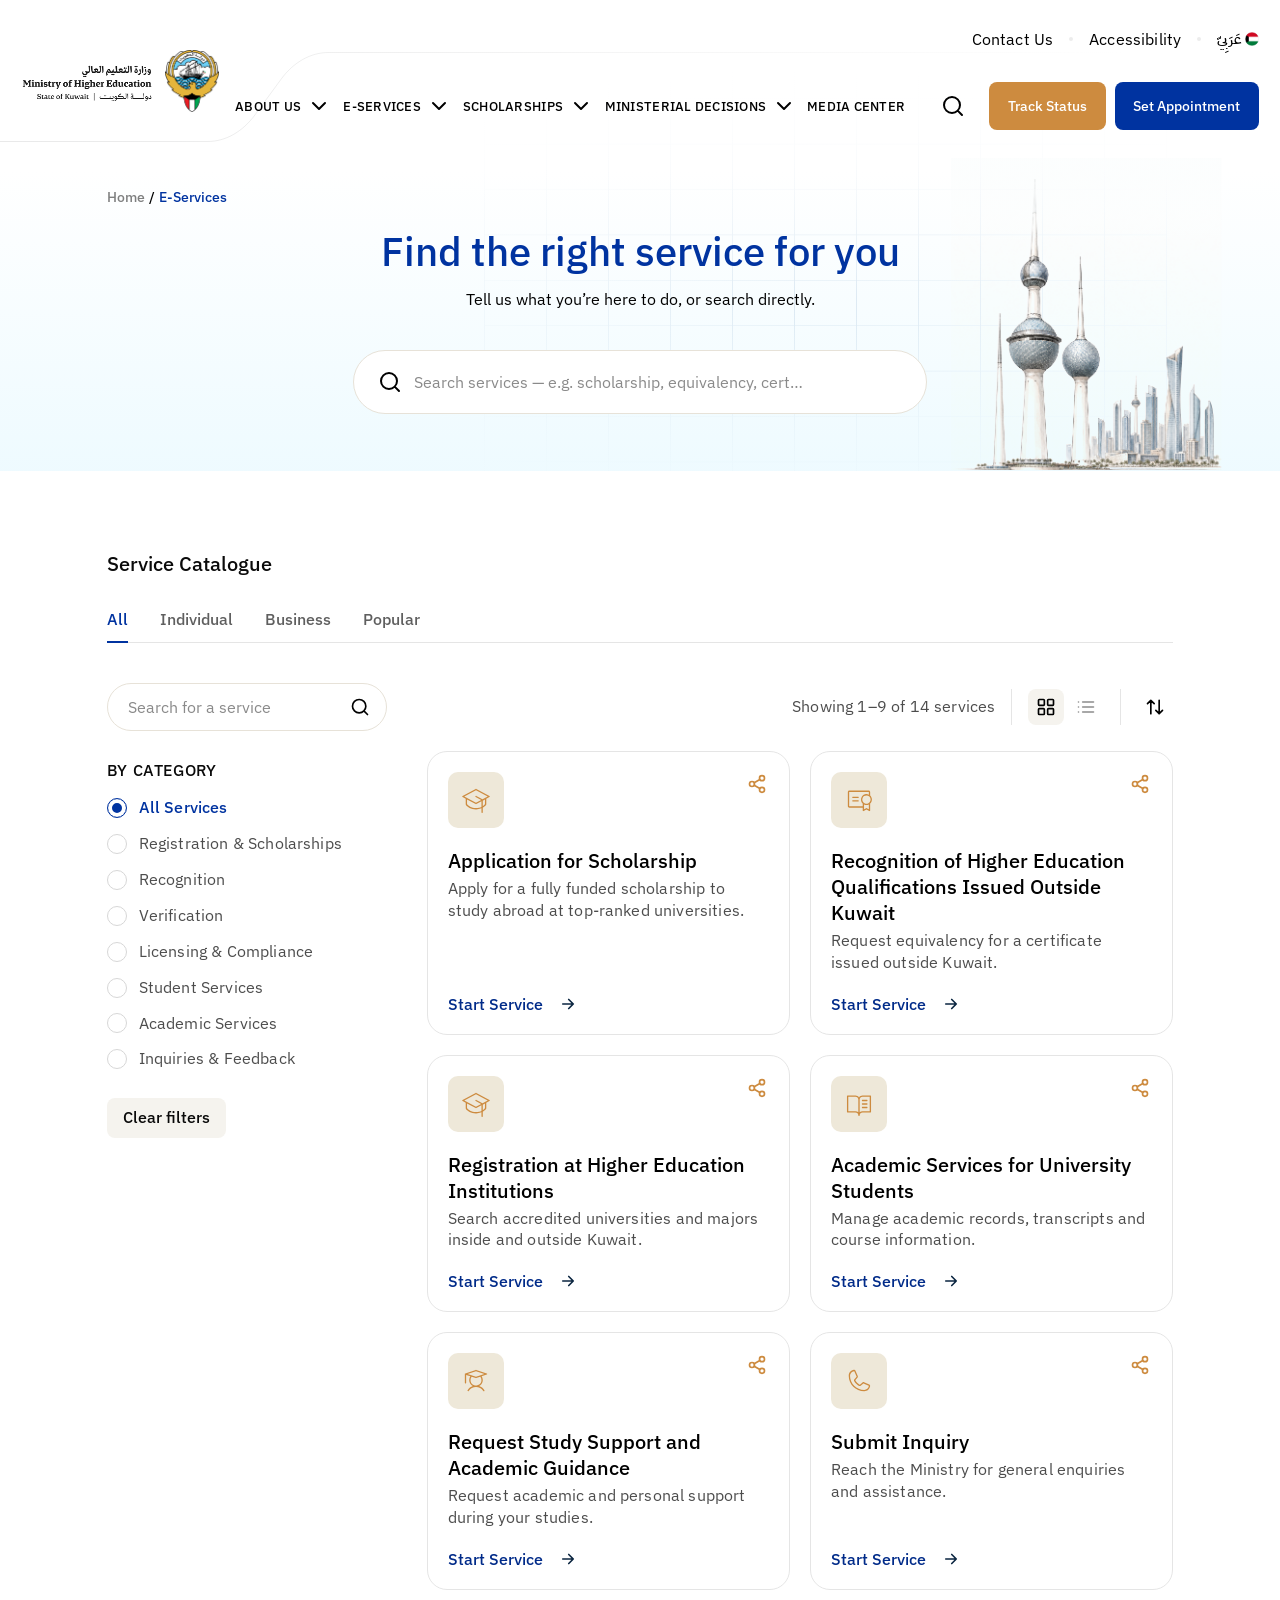
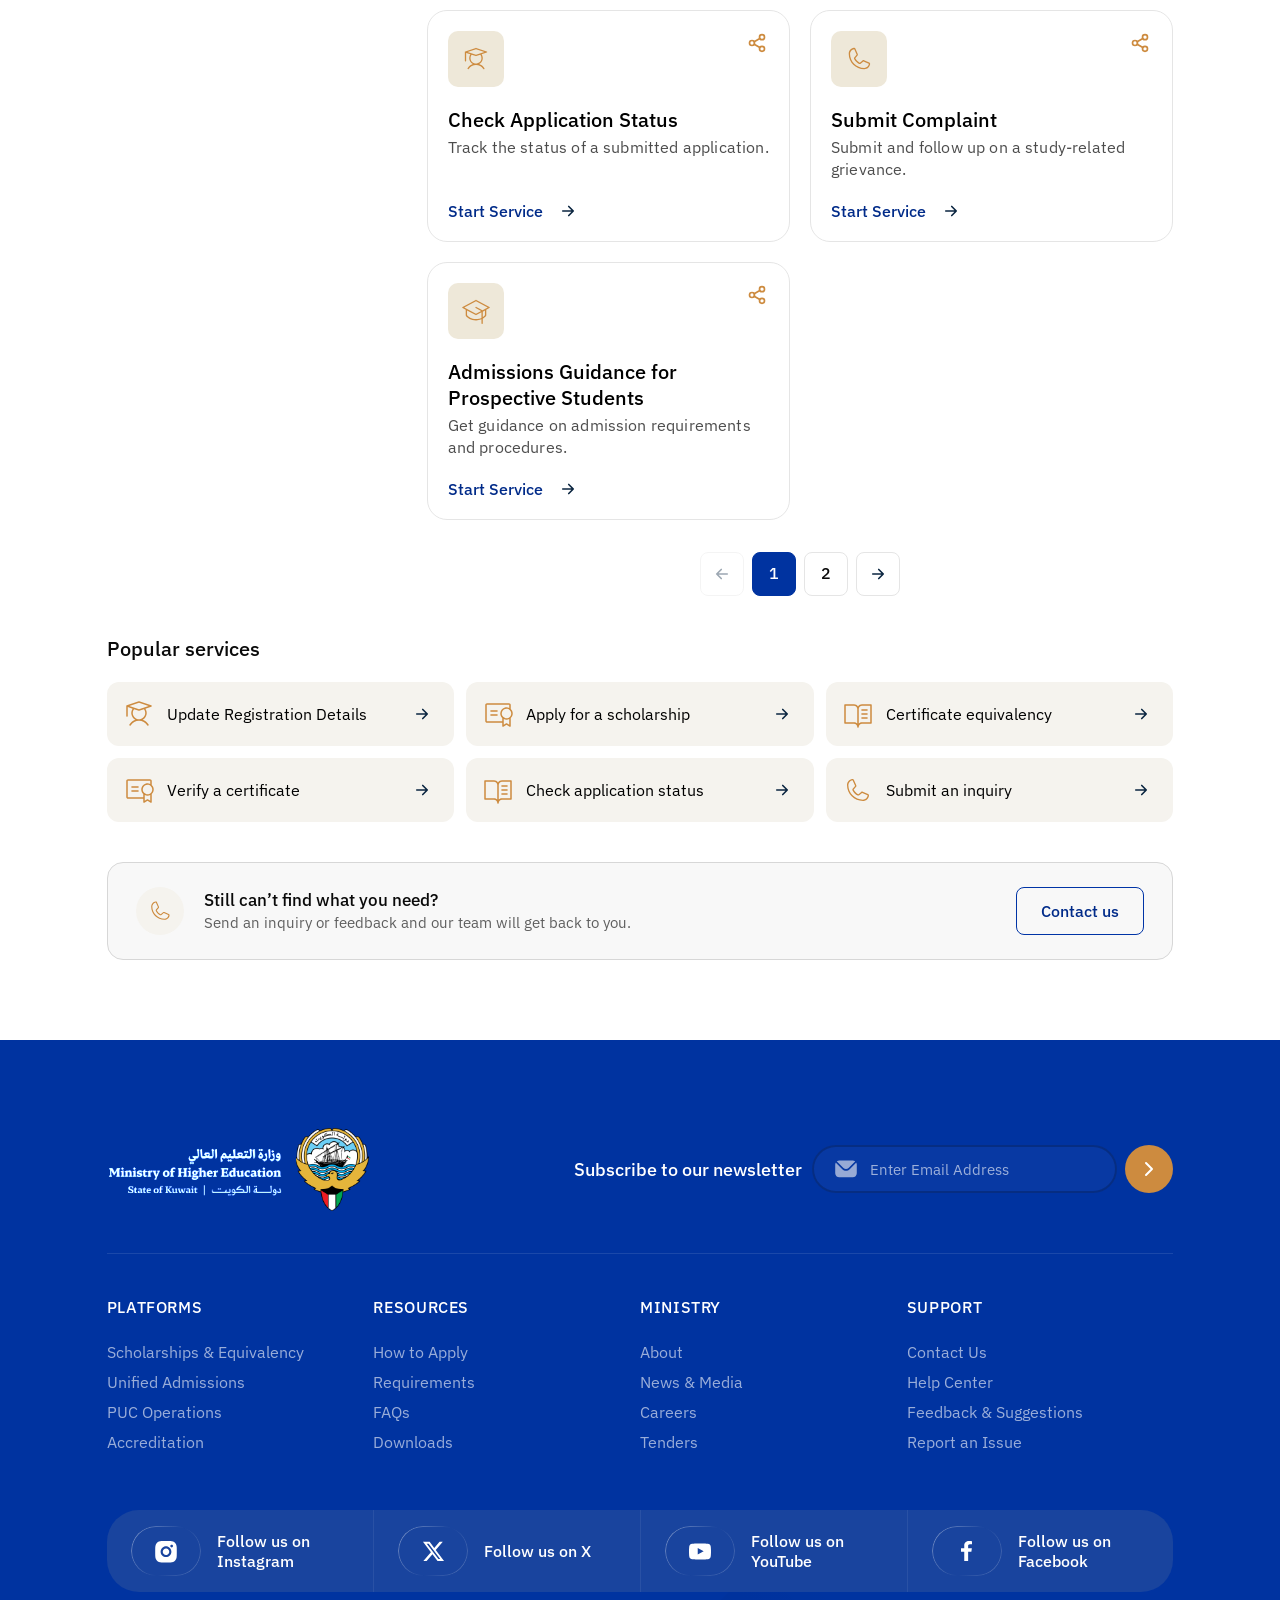
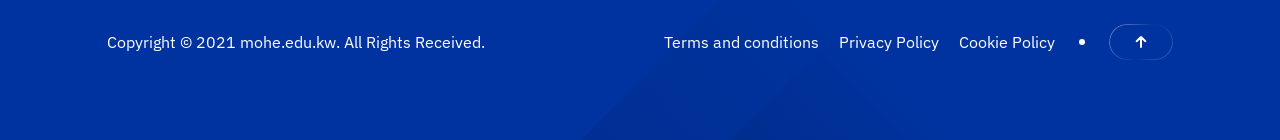
<file: index.html>
<!DOCTYPE html>
<html lang="en" dir="ltr">
<head>
  <meta charset="utf-8">
  <meta name="viewport" content="width=device-width, initial-scale=1">
  <title>E-Services | Ministry of Higher Education – State of Kuwait</title>
  <meta name="description" content="Find the right Ministry of Higher Education service for you. Tell us what you’re here to do, or search directly.">

  <link rel="preconnect" href="https://fonts.googleapis.com">
  <link rel="preconnect" href="https://fonts.gstatic.com" crossorigin>
  <link href="https://fonts.googleapis.com/css2?family=IBM+Plex+Sans:wght@400;500;600&family=IBM+Plex+Sans+Arabic:wght@600&display=swap" rel="stylesheet">
  <link rel="stylesheet" href="css/styles.css">
</head>
<body>
  <a class="skip-link" href="#main">Skip to main content</a>

  <!-- ============================ Site header ============================ -->
  <header class="site-header">
    <a class="logo" href="#" aria-label="Ministry of Higher Education, State of Kuwait – home">
      <img class="logo__wordmark" src="assets/images/logo-mohe.png" alt="" width="177" height="53">
      <img class="logo__emblem" src="assets/images/emblem-kuwait.png" alt="" width="73" height="83">
    </a>

    <button class="nav-toggle" type="button" aria-expanded="false" aria-controls="site-menu">
      <span class="visually-hidden">Menu</span>
      <span class="nav-toggle__bars" aria-hidden="true"></span>
    </button>

    <div class="site-header__menu" id="site-menu">
      <ul class="utility-nav">
        <li><a href="#">Contact Us</a></li>
        <li><a href="#">Accessibility</a></li>
        <li>
          <a class="utility-nav__lang" href="#" lang="ar" hreflang="ar">
            <span>عَرَبِيّ</span>
            <span class="utility-nav__flag" aria-hidden="true">
              <img src="assets/images/flag-kuwait.png" alt="" width="14" height="14">
            </span>
          </a>
        </li>
      </ul>

      <div class="site-header__main">
        <nav aria-label="Primary">
          <ul class="primary-nav">
            <li><a href="#">About us <img src="assets/icons/chevron-down.svg" alt="" width="24" height="24"></a></li>
            <li><a href="index.html" aria-current="page">E-Services <img src="assets/icons/chevron-down.svg" alt="" width="24" height="24"></a></li>
            <li><a href="#">Scholarships <img src="assets/icons/chevron-down.svg" alt="" width="24" height="24"></a></li>
            <li><a href="#">Ministerial Decisions <img src="assets/icons/chevron-down.svg" alt="" width="24" height="24"></a></li>
            <li><a href="#">Media Center</a></li>
          </ul>
        </nav>

        <div class="site-header__actions">
          <button class="icon-button" type="button" data-focus-search aria-label="Search services">
            <img src="assets/icons/search.svg" alt="" width="24" height="24">
          </button>
          <div class="site-header__buttons">
            <a class="btn btn--accent" href="#">Track Status</a>
            <a class="btn btn--primary" href="#">Set Appointment</a>
          </div>
        </div>
      </div>
    </div>
  </header>

  <main id="main">
    <!-- ============================== Hero ============================== -->
    <section class="hero" aria-labelledby="page-title">
      <div class="hero__decor" aria-hidden="true">
        <img class="hero__pattern" src="assets/images/hero-pattern.svg" alt="" width="683" height="500">
        <div class="hero__towers">
          <img src="assets/images/hero-kuwait-towers.png" alt="" width="1122" height="1402">
        </div>
      </div>

      <div class="container hero__inner">
        <nav class="breadcrumb" aria-label="Breadcrumb">
          <ol>
            <li><a href="#">Home</a></li>
            <li><a href="#" aria-current="page">E-Services</a></li>
          </ol>
        </nav>

        <div class="hero__heading">
          <h1 id="page-title">Find the right service for you</h1>
          <p>Tell us what you’re here to do, or search directly.</p>
        </div>

        <form class="search" role="search" action="#" data-search>
          <div class="search__field">
            <img class="search__icon" src="assets/icons/search.svg" alt="" width="24" height="24">
            <label class="visually-hidden" for="service-search">Search services</label>
            <input class="search__input" id="service-search" type="text" name="q"
                   placeholder="Search services — e.g. scholarship, equivalency, certificate"
                   autocomplete="off" spellcheck="false"
                   role="combobox" aria-expanded="false" aria-controls="search-results"
                   aria-autocomplete="list">
            <button class="search__submit" type="submit" tabindex="-1">Search</button>
          </div>
          <ul class="search__results" id="search-results" role="listbox" aria-label="Suggested services" hidden></ul>
          <p class="visually-hidden" role="status" aria-live="polite" data-search-status></p>
        </form>
      </div>
    </section>

    <!-- ========================= Service listing ========================= -->
    <div class="services">
      <div class="container services__inner">

        <section class="catalogue" aria-labelledby="catalogue-title" data-catalogue>
          <h2 class="section__title" id="catalogue-title">Service Catalogue</h2>

          <div class="catalogue__tabs" role="group" aria-label="Filter services by audience">
            <button class="catalogue__tab" type="button" data-tab="all" aria-pressed="true">All</button>
            <button class="catalogue__tab" type="button" data-tab="individual" aria-pressed="false">Individual</button>
            <button class="catalogue__tab" type="button" data-tab="business" aria-pressed="false">Business</button>
            <button class="catalogue__tab" type="button" data-tab="popular" aria-pressed="false">Popular</button>
          </div>

          <div class="catalogue__layout">
            <form class="catalogue__sidebar" action="#" data-catalogue-filters>
              <div class="filter-search">
                <label class="visually-hidden" for="catalogue-search">Search for a service</label>
                <input id="catalogue-search" type="text" name="filter" placeholder="Search for a service" autocomplete="off" spellcheck="false">
                <img src="assets/icons/search.svg" alt="" width="20" height="20">
              </div>

              <fieldset class="filter-group">
                <legend>By Category</legend>
                <label class="radio">
                  <input type="radio" name="category" value="all" checked>
                  <span>All Services</span>
                </label>
                <label class="radio">
                  <input type="radio" name="category" value="registration">
                  <span>Registration &amp; Scholarships</span>
                </label>
                <label class="radio">
                  <input type="radio" name="category" value="recognition">
                  <span>Recognition</span>
                </label>
                <label class="radio">
                  <input type="radio" name="category" value="verification">
                  <span>Verification</span>
                </label>
                <label class="radio">
                  <input type="radio" name="category" value="licensing">
                  <span>Licensing &amp; Compliance</span>
                </label>
                <label class="radio">
                  <input type="radio" name="category" value="student">
                  <span>Student Services</span>
                </label>
                <label class="radio">
                  <input type="radio" name="category" value="academic">
                  <span>Academic Services</span>
                </label>
                <label class="radio">
                  <input type="radio" name="category" value="inquiries">
                  <span>Inquiries &amp; Feedback</span>
                </label>
              </fieldset>

              <button class="catalogue__clear" type="reset">Clear filters</button>
            </form>

            <div class="catalogue__results">
              <div class="catalogue__toolbar">
                <p class="catalogue__count" role="status" aria-live="polite" data-catalogue-count>Showing (14) services</p>
                <div class="catalogue__views" role="group" aria-label="Layout">
                  <button class="icon-toggle" type="button" data-view="grid" aria-pressed="true" aria-label="Grid view">
                    <img src="assets/icons/view-grid.svg" alt="" width="20" height="20">
                  </button>
                  <button class="icon-toggle" type="button" data-view="list" aria-pressed="false" aria-label="List view">
                    <img src="assets/icons/view-list.svg" alt="" width="20" height="20">
                  </button>
                </div>
                <button class="icon-toggle icon-toggle--sort" type="button" data-sort="default" aria-label="Sort services: default order">
                  <img src="assets/icons/sort.svg" alt="" width="20" height="20">
                </button>
              </div>

              <ul class="catalogue__grid" data-catalogue-grid>
              <li class="catalogue__item" data-service data-category="registration" data-audience="individual" data-popular="true">
                <article class="service-card">
                  <div class="service-card__top">
                    <span class="service-card__icon"><img src="assets/icons/intent-study.svg" alt="" width="28" height="28"></span>
                    <button class="service-card__share" type="button" data-share aria-label="Share Application for Scholarship">
                      <img src="assets/icons/share.svg" alt="" width="20" height="20">
                    </button>
                  </div>
                  <div class="service-card__body">
                    <h3 class="service-card__title">Application for Scholarship</h3>
                    <p class="service-card__desc">Apply for a fully funded scholarship to study abroad at top-ranked universities.</p>
                  </div>
                  <a class="service-card__link" href="application-for-scholarship.html">
                    Start Service<span class="visually-hidden">: Application for Scholarship</span>
                    <img src="assets/icons/arrow-right.svg" alt="" width="18" height="18">
                  </a>
                </article>
              </li>
              <li class="catalogue__item" data-service data-category="recognition" data-audience="individual" data-popular="true">
                <article class="service-card">
                  <div class="service-card__top">
                    <span class="service-card__icon"><img src="assets/icons/intent-abroad.svg" alt="" width="28" height="28"></span>
                    <button class="service-card__share" type="button" data-share aria-label="Share Recognition of Higher Education Qualifications Issued Outside Kuwait">
                      <img src="assets/icons/share.svg" alt="" width="20" height="20">
                    </button>
                  </div>
                  <div class="service-card__body">
                    <h3 class="service-card__title">Recognition of Higher Education Qualifications Issued Outside Kuwait</h3>
                    <p class="service-card__desc">Request equivalency for a certificate issued outside Kuwait.</p>
                  </div>
                  <a class="service-card__link" href="#">
                    Start Service<span class="visually-hidden">: Recognition of Higher Education Qualifications Issued Outside Kuwait</span>
                    <img src="assets/icons/arrow-right.svg" alt="" width="18" height="18">
                  </a>
                </article>
              </li>
              <li class="catalogue__item" data-service data-category="registration" data-audience="individual" data-popular="true">
                <article class="service-card">
                  <div class="service-card__top">
                    <span class="service-card__icon"><img src="assets/icons/intent-study.svg" alt="" width="28" height="28"></span>
                    <button class="service-card__share" type="button" data-share aria-label="Share Registration at Higher Education Institutions">
                      <img src="assets/icons/share.svg" alt="" width="20" height="20">
                    </button>
                  </div>
                  <div class="service-card__body">
                    <h3 class="service-card__title">Registration at Higher Education Institutions</h3>
                    <p class="service-card__desc">Search accredited universities and majors inside and outside Kuwait.</p>
                  </div>
                  <a class="service-card__link" href="#">
                    Start Service<span class="visually-hidden">: Registration at Higher Education Institutions</span>
                    <img src="assets/icons/arrow-right.svg" alt="" width="18" height="18">
                  </a>
                </article>
              </li>
              <li class="catalogue__item" data-service data-category="academic" data-audience="individual" data-popular="false">
                <article class="service-card">
                  <div class="service-card__top">
                    <span class="service-card__icon"><img src="assets/icons/service-book.svg" alt="" width="28" height="28"></span>
                    <button class="service-card__share" type="button" data-share aria-label="Share Academic Services for University Students">
                      <img src="assets/icons/share.svg" alt="" width="20" height="20">
                    </button>
                  </div>
                  <div class="service-card__body">
                    <h3 class="service-card__title">Academic Services for University Students</h3>
                    <p class="service-card__desc">Manage academic records, transcripts and course information.</p>
                  </div>
                  <a class="service-card__link" href="#">
                    Start Service<span class="visually-hidden">: Academic Services for University Students</span>
                    <img src="assets/icons/arrow-right.svg" alt="" width="18" height="18">
                  </a>
                </article>
              </li>
              <li class="catalogue__item" data-service data-category="student" data-audience="individual" data-popular="false">
                <article class="service-card">
                  <div class="service-card__top">
                    <span class="service-card__icon"><img src="assets/icons/intent-studying.svg" alt="" width="28" height="28"></span>
                    <button class="service-card__share" type="button" data-share aria-label="Share Request Study Support and Academic Guidance">
                      <img src="assets/icons/share.svg" alt="" width="20" height="20">
                    </button>
                  </div>
                  <div class="service-card__body">
                    <h3 class="service-card__title">Request Study Support and Academic Guidance</h3>
                    <p class="service-card__desc">Request academic and personal support during your studies.</p>
                  </div>
                  <a class="service-card__link" href="#">
                    Start Service<span class="visually-hidden">: Request Study Support and Academic Guidance</span>
                    <img src="assets/icons/arrow-right.svg" alt="" width="18" height="18">
                  </a>
                </article>
              </li>
              <li class="catalogue__item" data-service data-category="inquiries" data-audience="individual business" data-popular="true">
                <article class="service-card">
                  <div class="service-card__top">
                    <span class="service-card__icon"><img src="assets/icons/intent-inquiries.svg" alt="" width="28" height="28"></span>
                    <button class="service-card__share" type="button" data-share aria-label="Share Submit Inquiry">
                      <img src="assets/icons/share.svg" alt="" width="20" height="20">
                    </button>
                  </div>
                  <div class="service-card__body">
                    <h3 class="service-card__title">Submit Inquiry</h3>
                    <p class="service-card__desc">Reach the Ministry for general enquiries and assistance.</p>
                  </div>
                  <a class="service-card__link" href="#">
                    Start Service<span class="visually-hidden">: Submit Inquiry</span>
                    <img src="assets/icons/arrow-right.svg" alt="" width="18" height="18">
                  </a>
                </article>
              </li>
              <li class="catalogue__item" data-service data-category="student" data-audience="individual" data-popular="true">
                <article class="service-card">
                  <div class="service-card__top">
                    <span class="service-card__icon"><img src="assets/icons/intent-studying.svg" alt="" width="28" height="28"></span>
                    <button class="service-card__share" type="button" data-share aria-label="Share Check Application Status">
                      <img src="assets/icons/share.svg" alt="" width="20" height="20">
                    </button>
                  </div>
                  <div class="service-card__body">
                    <h3 class="service-card__title">Check Application Status</h3>
                    <p class="service-card__desc">Track the status of a submitted application.</p>
                  </div>
                  <a class="service-card__link" href="#">
                    Start Service<span class="visually-hidden">: Check Application Status</span>
                    <img src="assets/icons/arrow-right.svg" alt="" width="18" height="18">
                  </a>
                </article>
              </li>
              <li class="catalogue__item" data-service data-category="inquiries" data-audience="individual" data-popular="false">
                <article class="service-card">
                  <div class="service-card__top">
                    <span class="service-card__icon"><img src="assets/icons/intent-inquiries.svg" alt="" width="28" height="28"></span>
                    <button class="service-card__share" type="button" data-share aria-label="Share Submit Complaint">
                      <img src="assets/icons/share.svg" alt="" width="20" height="20">
                    </button>
                  </div>
                  <div class="service-card__body">
                    <h3 class="service-card__title">Submit Complaint</h3>
                    <p class="service-card__desc">Submit and follow up on a study-related grievance.</p>
                  </div>
                  <a class="service-card__link" href="#">
                    Start Service<span class="visually-hidden">: Submit Complaint</span>
                    <img src="assets/icons/arrow-right.svg" alt="" width="18" height="18">
                  </a>
                </article>
              </li>
              <li class="catalogue__item" data-service data-category="registration" data-audience="individual" data-popular="false">
                <article class="service-card">
                  <div class="service-card__top">
                    <span class="service-card__icon"><img src="assets/icons/intent-study.svg" alt="" width="28" height="28"></span>
                    <button class="service-card__share" type="button" data-share aria-label="Share Admissions Guidance for Prospective Students">
                      <img src="assets/icons/share.svg" alt="" width="20" height="20">
                    </button>
                  </div>
                  <div class="service-card__body">
                    <h3 class="service-card__title">Admissions Guidance for Prospective Students</h3>
                    <p class="service-card__desc">Get guidance on admission requirements and procedures.</p>
                  </div>
                  <a class="service-card__link" href="#">
                    Start Service<span class="visually-hidden">: Admissions Guidance for Prospective Students</span>
                    <img src="assets/icons/arrow-right.svg" alt="" width="18" height="18">
                  </a>
                </article>
              </li>
              <li class="catalogue__item" data-service data-category="verification" data-audience="individual" data-popular="true">
                <article class="service-card">
                  <div class="service-card__top">
                    <span class="service-card__icon"><img src="assets/icons/intent-abroad.svg" alt="" width="28" height="28"></span>
                    <button class="service-card__share" type="button" data-share aria-label="Share To Whom It May Concern Certificate – Verification of Certificate Authenticity">
                      <img src="assets/icons/share.svg" alt="" width="20" height="20">
                    </button>
                  </div>
                  <div class="service-card__body">
                    <h3 class="service-card__title">To Whom It May Concern Certificate – Verification of Certificate Authenticity</h3>
                    <p class="service-card__desc">Attest academic certificates for official use.</p>
                  </div>
                  <a class="service-card__link" href="#">
                    Start Service<span class="visually-hidden">: To Whom It May Concern Certificate – Verification of Certificate Authenticity</span>
                    <img src="assets/icons/arrow-right.svg" alt="" width="18" height="18">
                  </a>
                </article>
              </li>
              <li class="catalogue__item" data-service data-category="inquiries" data-audience="individual business" data-popular="false">
                <article class="service-card">
                  <div class="service-card__top">
                    <span class="service-card__icon"><img src="assets/icons/intent-inquiries.svg" alt="" width="28" height="28"></span>
                    <button class="service-card__share" type="button" data-share aria-label="Share Submit Suggestion">
                      <img src="assets/icons/share.svg" alt="" width="20" height="20">
                    </button>
                  </div>
                  <div class="service-card__body">
                    <h3 class="service-card__title">Submit Suggestion</h3>
                    <p class="service-card__desc">Connect with fellow graduates and Ministry alumni programmes.</p>
                  </div>
                  <a class="service-card__link" href="#">
                    Start Service<span class="visually-hidden">: Submit Suggestion</span>
                    <img src="assets/icons/arrow-right.svg" alt="" width="18" height="18">
                  </a>
                </article>
              </li>
              <li class="catalogue__item" data-service data-category="verification" data-audience="business" data-popular="false">
                <article class="service-card">
                  <div class="service-card__top">
                    <span class="service-card__icon"><img src="assets/icons/intent-abroad.svg" alt="" width="28" height="28"></span>
                    <button class="service-card__share" type="button" data-share aria-label="Share Verification of Institutional Accreditation Status">
                      <img src="assets/icons/share.svg" alt="" width="20" height="20">
                    </button>
                  </div>
                  <div class="service-card__body">
                    <h3 class="service-card__title">Verification of Institutional Accreditation Status</h3>
                    <p class="service-card__desc">Check the accreditation status of an institution or programme.</p>
                  </div>
                  <a class="service-card__link" href="#">
                    Start Service<span class="visually-hidden">: Verification of Institutional Accreditation Status</span>
                    <img src="assets/icons/arrow-right.svg" alt="" width="18" height="18">
                  </a>
                </article>
              </li>
              <li class="catalogue__item" data-service data-category="licensing" data-audience="business" data-popular="false">
                <article class="service-card">
                  <div class="service-card__top">
                    <span class="service-card__icon"><img src="assets/icons/intent-institution.svg" alt="" width="28" height="28"></span>
                    <button class="service-card__share" type="button" data-share aria-label="Share Licensing of Private Universities and Colleges">
                      <img src="assets/icons/share.svg" alt="" width="20" height="20">
                    </button>
                  </div>
                  <div class="service-card__body">
                    <h3 class="service-card__title">Licensing of Private Universities and Colleges</h3>
                    <p class="service-card__desc">Apply for or renew a private university council license.</p>
                  </div>
                  <a class="service-card__link" href="#">
                    Start Service<span class="visually-hidden">: Licensing of Private Universities and Colleges</span>
                    <img src="assets/icons/arrow-right.svg" alt="" width="18" height="18">
                  </a>
                </article>
              </li>
              <li class="catalogue__item" data-service data-category="licensing" data-audience="business" data-popular="false">
                <article class="service-card">
                  <div class="service-card__top">
                    <span class="service-card__icon"><img src="assets/icons/intent-institution.svg" alt="" width="28" height="28"></span>
                    <button class="service-card__share" type="button" data-share aria-label="Share Submit Institutional Compliance Report">
                      <img src="assets/icons/share.svg" alt="" width="20" height="20">
                    </button>
                  </div>
                  <div class="service-card__body">
                    <h3 class="service-card__title">Submit Institutional Compliance Report</h3>
                    <p class="service-card__desc">Submit required institutional reports to the Ministry.</p>
                  </div>
                  <a class="service-card__link" href="#">
                    Start Service<span class="visually-hidden">: Submit Institutional Compliance Report</span>
                    <img src="assets/icons/arrow-right.svg" alt="" width="18" height="18">
                  </a>
                </article>
              </li>
              </ul>

              <p class="catalogue__empty" data-catalogue-empty hidden>No services match these filters. Try a different search or category.</p>
              <nav class="pagination" aria-label="Service catalogue pages" data-catalogue-pagination hidden></nav>
              <p class="visually-hidden" role="status" aria-live="polite" data-share-status></p>
            </div>
          </div>
        </section>

        <section class="section" aria-labelledby="popular-title">
          <h2 class="section__title" id="popular-title">Popular services</h2>
          <ul class="service-grid">
            <li>
              <a class="service-link" href="#">
                <img class="service-link__icon" src="assets/icons/service-registration.svg" alt="" width="32" height="32">
                <span class="service-link__label">Update Registration Details</span>
                <span class="service-link__arrow"><img src="assets/icons/arrow-right.svg" alt="" width="18" height="18"></span>
              </a>
            </li>
            <li>
              <a class="service-link" href="#">
                <img class="service-link__icon" src="assets/icons/service-certificate.svg" alt="" width="32" height="32">
                <span class="service-link__label">Apply for a scholarship</span>
                <span class="service-link__arrow"><img src="assets/icons/arrow-right.svg" alt="" width="18" height="18"></span>
              </a>
            </li>
            <li>
              <a class="service-link" href="#">
                <img class="service-link__icon" src="assets/icons/service-book.svg" alt="" width="32" height="32">
                <span class="service-link__label">Certificate equivalency</span>
                <span class="service-link__arrow"><img src="assets/icons/arrow-right.svg" alt="" width="18" height="18"></span>
              </a>
            </li>
            <li>
              <a class="service-link" href="#">
                <img class="service-link__icon" src="assets/icons/service-certificate.svg" alt="" width="32" height="32">
                <span class="service-link__label">Verify a certificate</span>
                <span class="service-link__arrow"><img src="assets/icons/arrow-right.svg" alt="" width="18" height="18"></span>
              </a>
            </li>
            <li>
              <a class="service-link" href="#">
                <img class="service-link__icon" src="assets/icons/service-book.svg" alt="" width="32" height="32">
                <span class="service-link__label">Check application status</span>
                <span class="service-link__arrow"><img src="assets/icons/arrow-right.svg" alt="" width="18" height="18"></span>
              </a>
            </li>
            <li>
              <a class="service-link" href="#">
                <img class="service-link__icon" src="assets/icons/service-inquiry.svg" alt="" width="32" height="32">
                <span class="service-link__label">Submit an inquiry</span>
                <span class="service-link__arrow"><img src="assets/icons/arrow-right.svg" alt="" width="18" height="18"></span>
              </a>
            </li>
          </ul>
        </section>

        <section class="help-strip" aria-labelledby="help-title">
          <span class="help-strip__icon"><img src="assets/icons/phone.svg" alt="" width="24" height="24"></span>
          <div class="help-strip__text">
            <h2 class="help-strip__title" id="help-title">Still can’t find what you need?</h2>
            <p>Send an inquiry or feedback and our team will get back to you.</p>
          </div>
          <a class="btn btn--outline" href="#">Contact us</a>
        </section>

      </div>
    </div>
  </main>

  <!-- ============================ Site footer ============================ -->
  <footer class="site-footer">
    <div class="site-footer__decor" aria-hidden="true"><span></span><span></span></div>

    <div class="container site-footer__inner">
      <div class="site-footer__top">
        <a class="logo logo--footer" href="#" aria-label="Ministry of Higher Education, State of Kuwait – home">
          <span class="logo__wordmark"><img src="assets/images/logo-mohe-footer.png" alt="" width="189" height="98"></span>
          <img class="logo__emblem" src="assets/images/emblem-kuwait.png" alt="" width="73" height="83">
        </a>

        <form class="newsletter" action="#" novalidate data-newsletter>
          <label class="newsletter__label" for="newsletter-email">Subscribe to our newsletter</label>
          <div class="newsletter__controls">
            <div class="newsletter__field">
              <img src="assets/icons/mail.svg" alt="" width="24" height="24">
              <input id="newsletter-email" type="email" name="email" placeholder="Enter Email Address"
                     autocomplete="email" required aria-describedby="newsletter-status">
            </div>
            <button class="newsletter__submit" type="submit" aria-label="Subscribe">
              <img src="assets/icons/chevron-right.svg" alt="" width="24" height="24">
            </button>
          </div>
          <p class="newsletter__status" id="newsletter-status" role="status" aria-live="polite"></p>
        </form>
      </div>

      <hr class="site-footer__divider">

      <div class="site-footer__body">
        <div class="footer-columns">
          <nav class="footer-column" aria-labelledby="footer-platforms">
            <h2 id="footer-platforms">Platforms</h2>
            <ul>
              <li><a href="#">Scholarships &amp; Equivalency</a></li>
              <li><a href="#">Unified Admissions</a></li>
              <li><a href="#">PUC Operations</a></li>
              <li><a href="#">Accreditation</a></li>
            </ul>
          </nav>
          <nav class="footer-column" aria-labelledby="footer-resources">
            <h2 id="footer-resources">Resources</h2>
            <ul>
              <li><a href="#">How to Apply</a></li>
              <li><a href="#">Requirements</a></li>
              <li><a href="#">FAQs</a></li>
              <li><a href="#">Downloads</a></li>
            </ul>
          </nav>
          <nav class="footer-column" aria-labelledby="footer-ministry">
            <h2 id="footer-ministry">Ministry</h2>
            <ul>
              <li><a href="#">About</a></li>
              <li><a href="#">News &amp; Media</a></li>
              <li><a href="#">Careers</a></li>
              <li><a href="#">Tenders</a></li>
            </ul>
          </nav>
          <nav class="footer-column" aria-labelledby="footer-support">
            <h2 id="footer-support">Support</h2>
            <ul>
              <li><a href="#">Contact Us</a></li>
              <li><a href="#">Help Center</a></li>
              <li><a href="#">Feedback &amp; Suggestions</a></li>
              <li><a href="#">Report an Issue</a></li>
            </ul>
          </nav>
        </div>

        <ul class="social-bar">
          <li>
            <a class="social-link" href="#">
              <span class="social-link__icon"><img src="assets/icons/social-instagram.svg" alt="" width="29.94" height="29.94"></span>
              Follow us on Instagram
            </a>
          </li>
          <li>
            <a class="social-link" href="#">
              <span class="social-link__icon"><img src="assets/icons/social-x.svg" alt="" width="22.97" height="22.97"></span>
              Follow us on X
            </a>
          </li>
          <li>
            <a class="social-link" href="#">
              <span class="social-link__icon"><img src="assets/icons/social-youtube.svg" alt="" width="21.33" height="22.97"></span>
              Follow us on YouTube
            </a>
          </li>
          <li>
            <a class="social-link" href="#">
              <span class="social-link__icon"><img src="assets/icons/social-facebook.svg" alt="" width="10.38" height="20.11"></span>
              Follow us on Facebook
            </a>
          </li>
        </ul>

        <div class="site-footer__bottom">
          <p class="site-footer__copyright">Copyright © 2021 mohe.edu.kw. All Rights Received.</p>
          <div class="site-footer__legal">
            <ul>
              <li><a href="#">Terms and conditions</a></li>
              <li><a href="#">Privacy Policy</a></li>
              <li><a href="#">Cookie Policy</a></li>
            </ul>
            <img class="site-footer__dot" src="assets/icons/footer-dot.svg" alt="" width="6" height="6">
            <button class="back-to-top" type="button" data-back-to-top aria-label="Back to top">
              <img src="assets/icons/footer-arrow.svg" alt="" width="24" height="24">
            </button>
          </div>
        </div>
      </div>
    </div>
  </footer>

  <script src="js/main.js" defer></script>
</body>
</html>
</file>
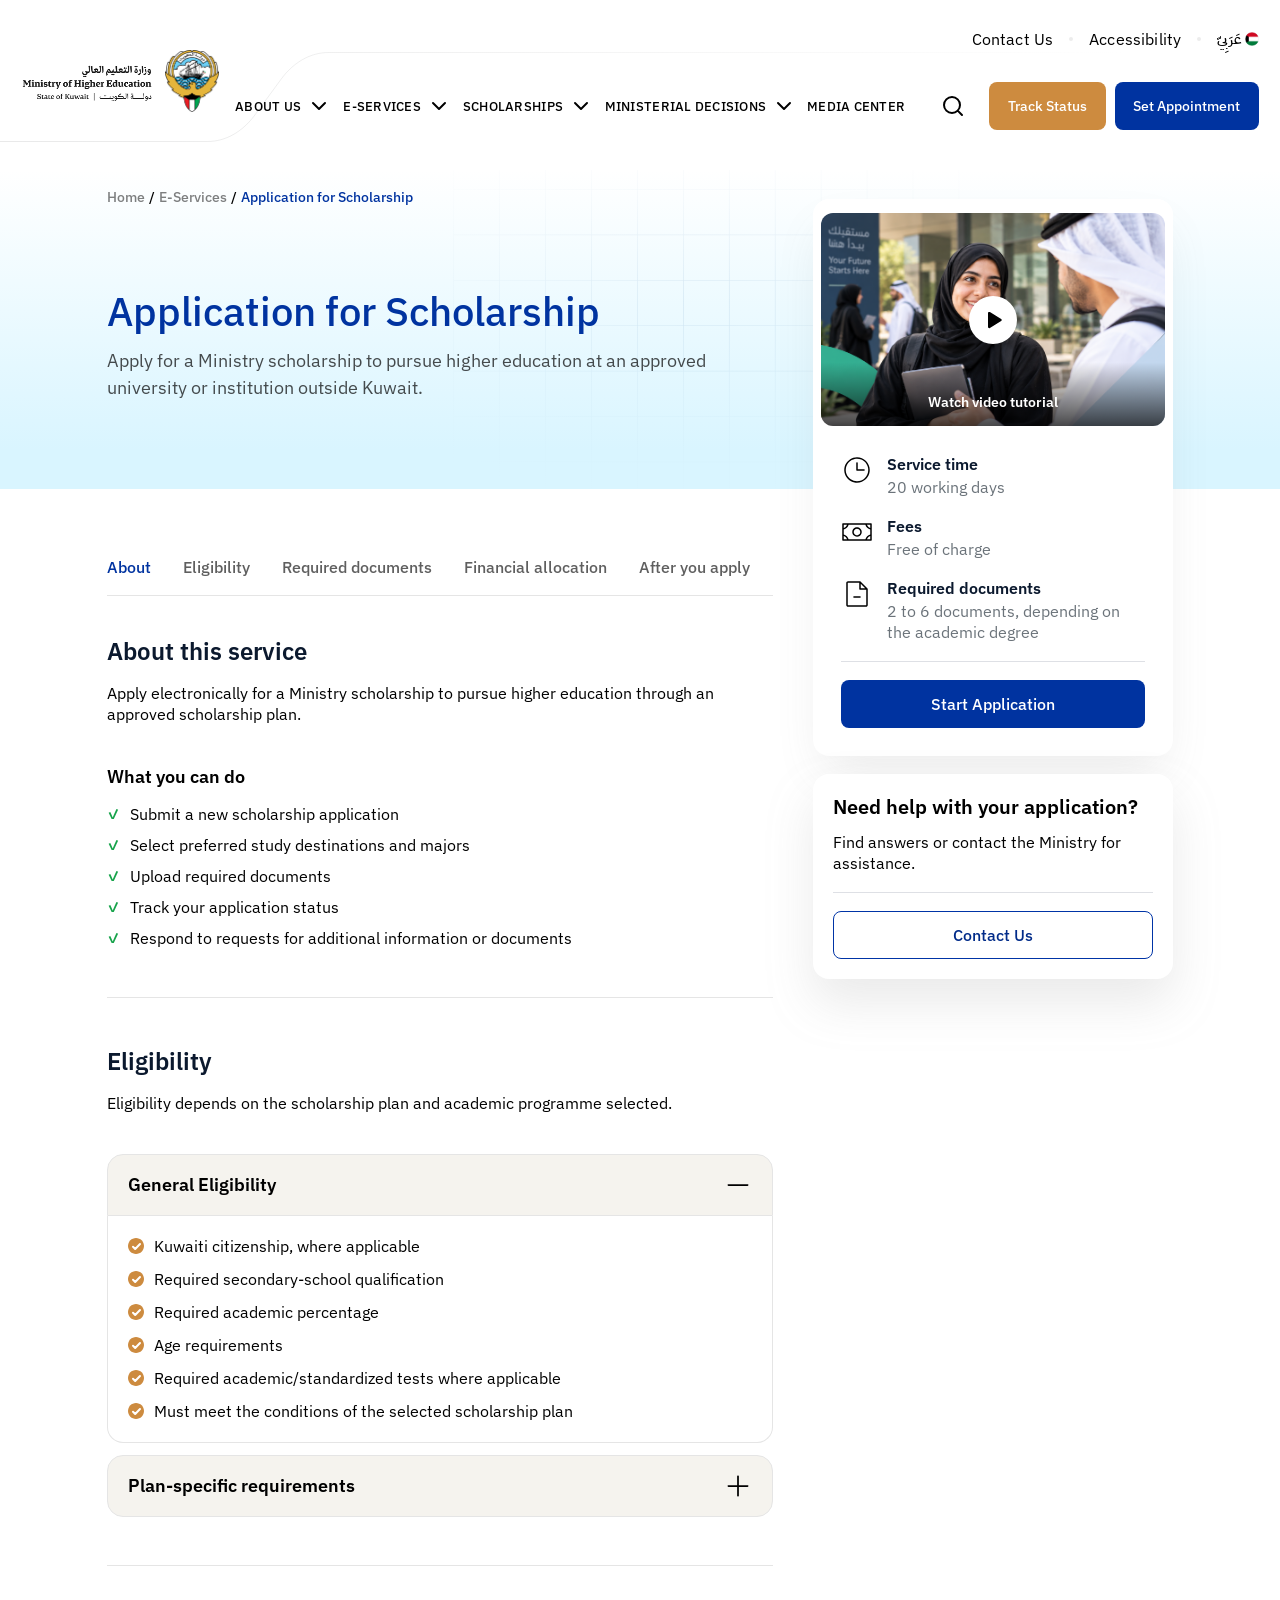
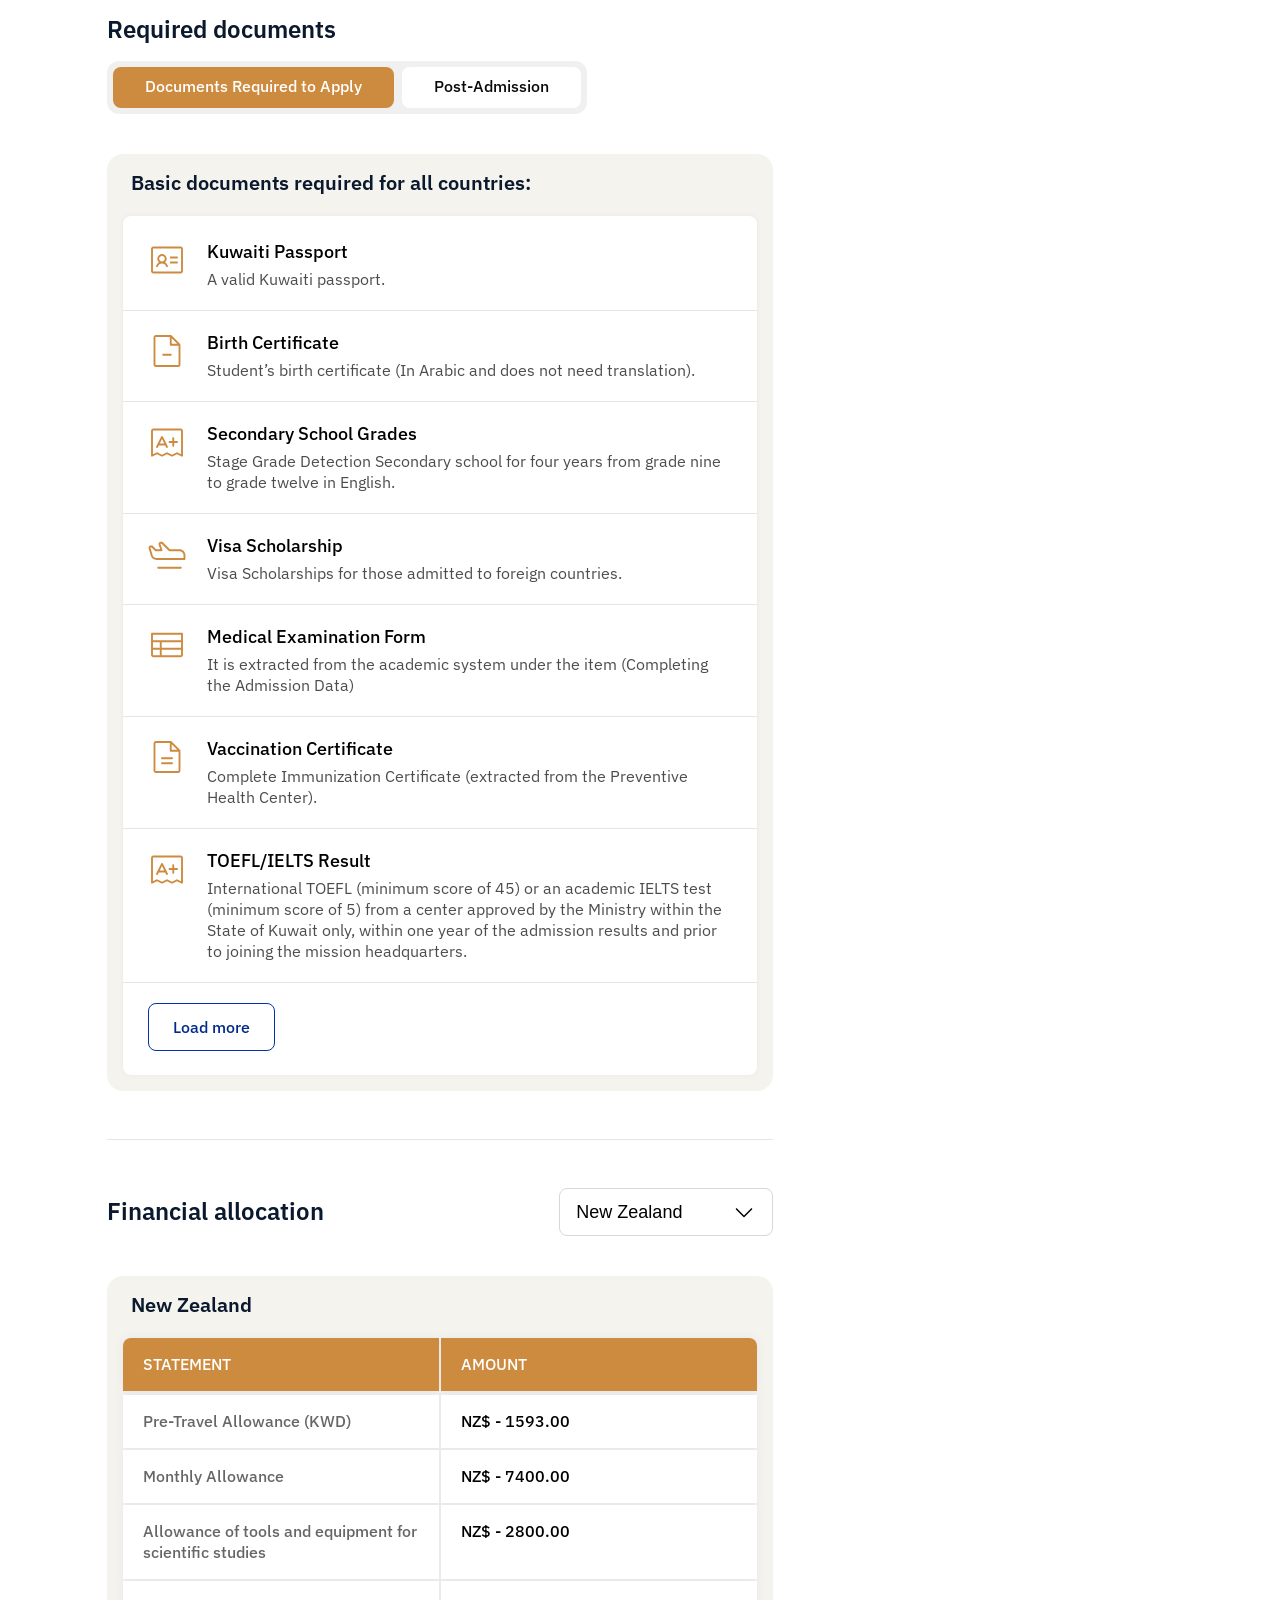
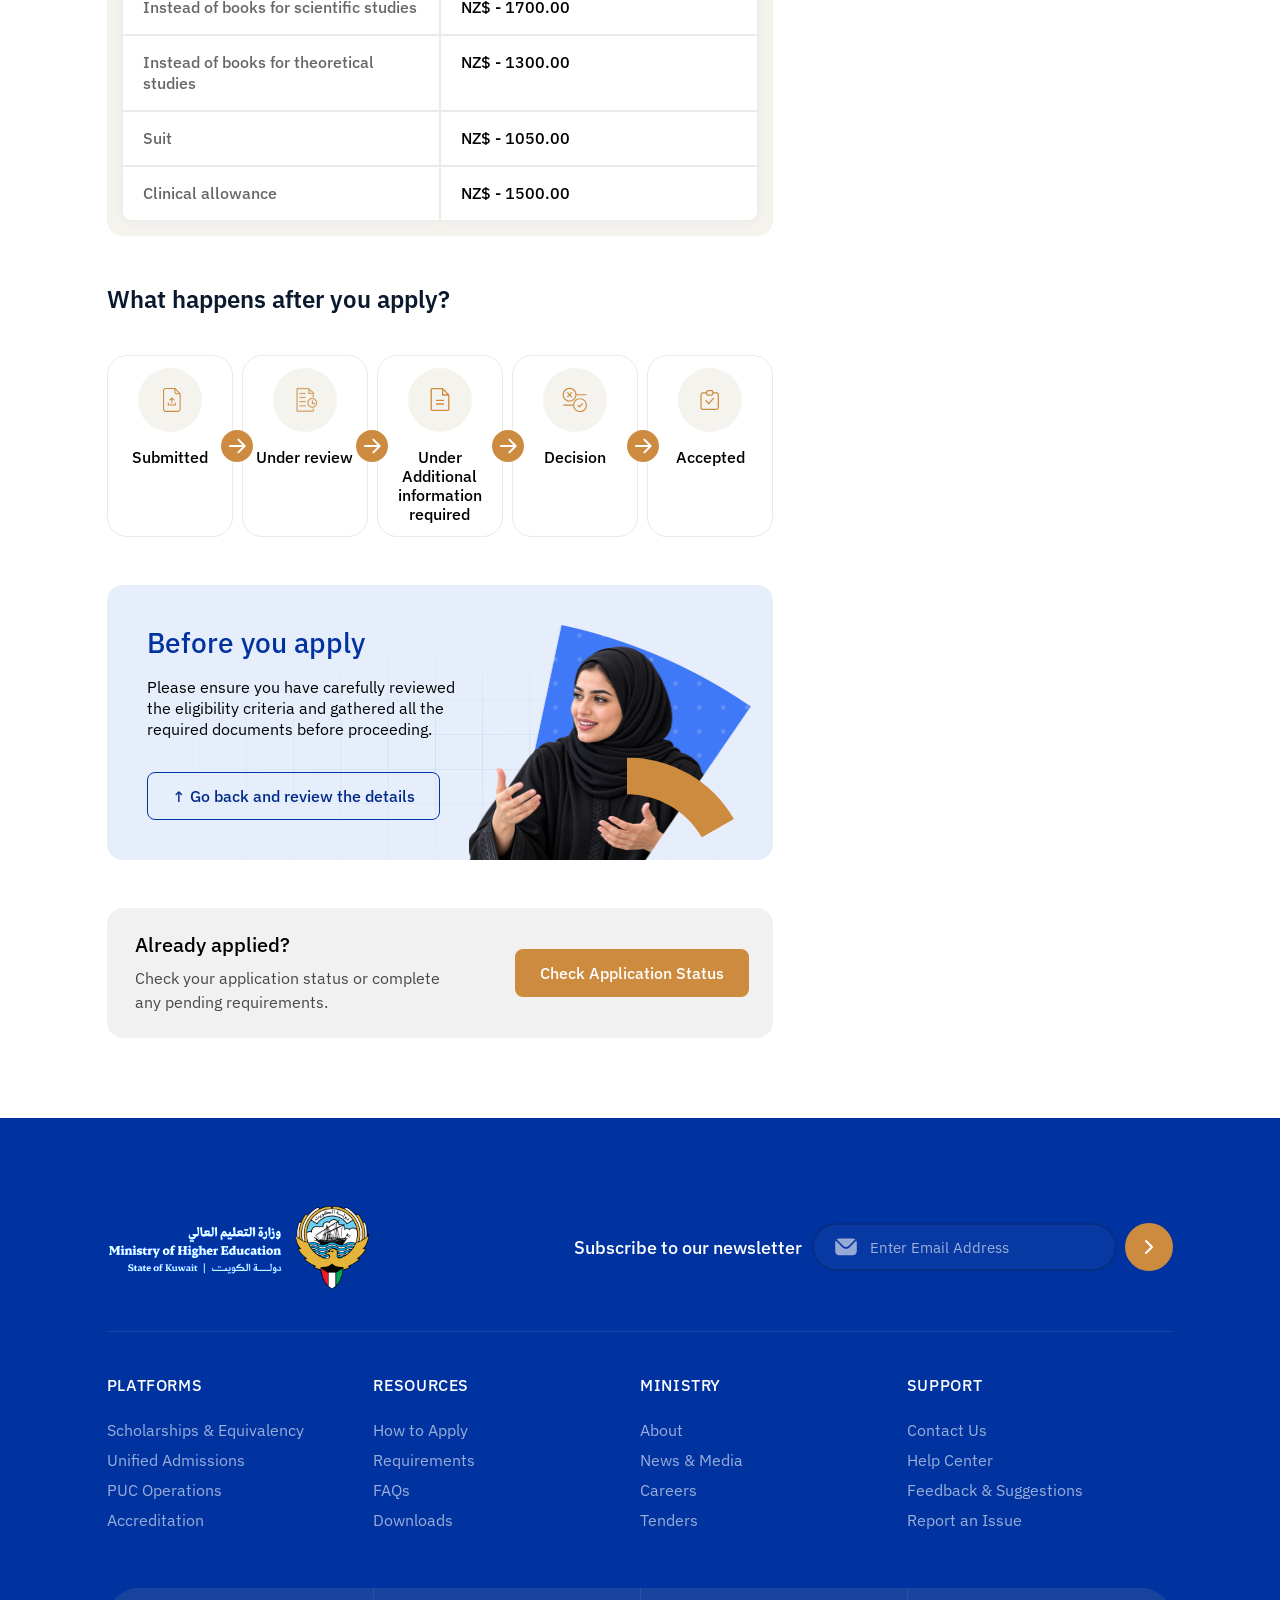
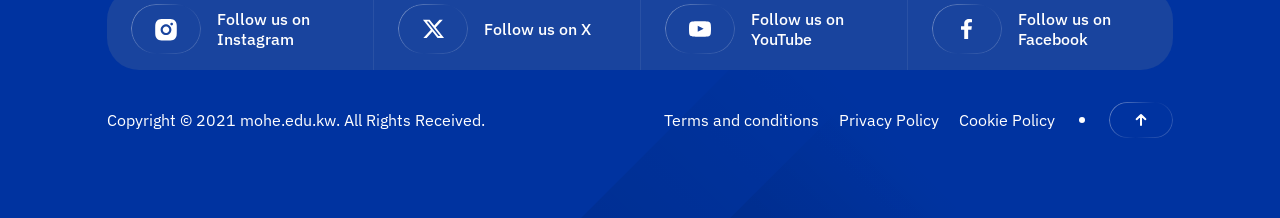
<file: application-for-scholarship.html>
<!DOCTYPE html>
<html lang="en" dir="ltr">
<head>
  <meta charset="utf-8">
  <meta name="viewport" content="width=device-width, initial-scale=1">
  <title>Application for Scholarship | Ministry of Higher Education – State of Kuwait</title>
  <meta name="description" content="Apply for a Ministry scholarship to pursue higher education at an approved university or institution outside Kuwait.">

  <link rel="preconnect" href="https://fonts.googleapis.com">
  <link rel="preconnect" href="https://fonts.gstatic.com" crossorigin>
  <link href="https://fonts.googleapis.com/css2?family=IBM+Plex+Sans:wght@400;500;600&family=IBM+Plex+Sans+Arabic:wght@600&display=swap" rel="stylesheet">
  <link rel="stylesheet" href="css/styles.css">
  <link rel="stylesheet" href="css/service-detail.css">
</head>
<body>
  <a class="skip-link" href="#main">Skip to main content</a>

  <!-- ============================ Site header ============================ -->
  <header class="site-header">
    <a class="logo" href="index.html" aria-label="Ministry of Higher Education, State of Kuwait – home">
      <img class="logo__wordmark" src="assets/images/logo-mohe.png" alt="" width="177" height="53">
      <img class="logo__emblem" src="assets/images/emblem-kuwait.png" alt="" width="73" height="83">
    </a>

    <button class="nav-toggle" type="button" aria-expanded="false" aria-controls="site-menu">
      <span class="visually-hidden">Menu</span>
      <span class="nav-toggle__bars" aria-hidden="true"></span>
    </button>

    <div class="site-header__menu" id="site-menu">
      <ul class="utility-nav">
        <li><a href="#">Contact Us</a></li>
        <li><a href="#">Accessibility</a></li>
        <li>
          <a class="utility-nav__lang" href="#" lang="ar" hreflang="ar">
            <span>عَرَبِيّ</span>
            <span class="utility-nav__flag" aria-hidden="true">
              <img src="assets/images/flag-kuwait.png" alt="" width="14" height="14">
            </span>
          </a>
        </li>
      </ul>

      <div class="site-header__main">
        <nav aria-label="Primary">
          <ul class="primary-nav">
            <li><a href="#">About us <img src="assets/icons/chevron-down.svg" alt="" width="24" height="24"></a></li>
            <li><a href="index.html" aria-current="page">E-Services <img src="assets/icons/chevron-down.svg" alt="" width="24" height="24"></a></li>
            <li><a href="#">Scholarships <img src="assets/icons/chevron-down.svg" alt="" width="24" height="24"></a></li>
            <li><a href="#">Ministerial Decisions <img src="assets/icons/chevron-down.svg" alt="" width="24" height="24"></a></li>
            <li><a href="#">Media Center</a></li>
          </ul>
        </nav>

        <div class="site-header__actions">
          <a class="icon-button" href="index.html#service-search" aria-label="Search services">
            <img src="assets/icons/search.svg" alt="" width="24" height="24">
          </a>
          <div class="site-header__buttons">
            <a class="btn btn--accent" href="#">Track Status</a>
            <a class="btn btn--primary" href="#">Set Appointment</a>
          </div>
        </div>
      </div>
    </div>
  </header>

  <main id="main">
    <div class="detail">
      <img class="detail__bg" src="assets/images/detail/hero-bg.svg" alt="" width="1728" height="319">

      <div class="container detail__layout">
        <div class="detail__main">
          <header class="detail__intro">
            <nav class="breadcrumb" aria-label="Breadcrumb">
              <ol>
                <li><a href="index.html">Home</a></li>
                <li><a href="index.html">E-Services</a></li>
                <li><a href="application-for-scholarship.html" aria-current="page">Application for Scholarship</a></li>
              </ol>
            </nav>
            <div class="detail__heading">
              <h1>Application for Scholarship</h1>
              <p>Apply for a Ministry scholarship to pursue higher education at an approved university or institution outside Kuwait.</p>
            </div>
          </header>

          <div class="detail__sections" data-section-nav-root>
            <nav class="section-nav" aria-label="On this page" data-section-nav>
              <ul class="section-nav__list">
                <li><a class="section-nav__link" href="#about">About</a></li>
                <li><a class="section-nav__link" href="#eligibility">Eligibility</a></li>
                <li><a class="section-nav__link" href="#documents">Required documents</a></li>
                <li><a class="section-nav__link" href="#allocation">Financial allocation</a></li>
                <li><a class="section-nav__link" href="#after-applying">After you apply</a></li>
              </ul>
              <span class="section-nav__progress" aria-hidden="true"><span data-section-nav-progress></span></span>
            </nav>

            <section class="detail-section" id="about" aria-labelledby="about-title">
              <div class="detail-section__head">
                <h2 id="about-title">About this service</h2>
                <p>Apply electronically for a Ministry scholarship to pursue higher education through an approved scholarship plan.</p>
              </div>
              <div class="detail-section__block">
                <h3>What you can do</h3>
                <ul class="tick-list">
              <li>Submit a new scholarship application</li>
              <li>Select preferred study destinations and majors</li>
              <li>Upload required documents</li>
              <li>Track your application status</li>
              <li>Respond to requests for additional information or documents</li>
                </ul>
              </div>
            </section>

            <hr class="detail__rule">

            <section class="detail-section" id="eligibility" aria-labelledby="eligibility-title">
              <div class="detail-section__head">
                <h2 id="eligibility-title">Eligibility</h2>
                <p>Eligibility depends on the scholarship plan and academic programme selected.</p>
              </div>
              <div class="accordion" data-accordion>
                <div class="accordion__item">
                  <h3 class="accordion__heading">
                    <button class="accordion__trigger" type="button" aria-expanded="true" aria-controls="eligibility-panel-1" id="eligibility-trigger-1">
                      General Eligibility
                      <span class="accordion__icon" aria-hidden="true"></span>
                    </button>
                  </h3>
                  <div class="accordion__panel" id="eligibility-panel-1" role="region" aria-labelledby="eligibility-trigger-1">
                    <ul class="check-list">
                      <li>Kuwaiti citizenship, where applicable</li>
                      <li>Required secondary-school qualification</li>
                      <li>Required academic percentage</li>
                      <li>Age requirements</li>
                      <li>Required academic/standardized tests where applicable</li>
                      <li>Must meet the conditions of the selected scholarship plan</li>
                    </ul>
                  </div>
                </div>
                <div class="accordion__item">
                  <h3 class="accordion__heading">
                    <button class="accordion__trigger" type="button" aria-expanded="false" aria-controls="eligibility-panel-2" id="eligibility-trigger-2">
                      Plan-specific requirements
                      <span class="accordion__icon" aria-hidden="true"></span>
                    </button>
                  </h3>
                  <div class="accordion__panel" id="eligibility-panel-2" role="region" aria-labelledby="eligibility-trigger-2" hidden>
                    <!-- TODO: content not in the Figma frame -->
                    <p>Plan-specific requirements will be listed here.</p>
                  </div>
                </div>
              </div>
            </section>

            <hr class="detail__rule">

            <section class="detail-section" id="documents" aria-labelledby="documents-title" data-tabs>
              <div class="detail-section__bar">
                <h2 id="documents-title">Required documents</h2>
                <div class="segmented" role="tablist" aria-labelledby="documents-title">
                  <button class="segmented__tab" type="button" role="tab" id="docs-tab-apply" aria-controls="docs-panel-apply" aria-selected="true">Documents Required to Apply</button>
                  <button class="segmented__tab" type="button" role="tab" id="docs-tab-post" aria-controls="docs-panel-post" aria-selected="false" tabindex="-1">Post-Admission</button>
                </div>
              </div>

              <div class="panel" id="docs-panel-apply" role="tabpanel" aria-labelledby="docs-tab-apply" tabindex="0">
                <h3 class="panel__title">Basic documents required for all countries:</h3>
                <div class="panel__card">
                  <ul class="doc-list">
                  <li class="doc-item">
                    <img src="assets/icons/detail/doc-passport.svg" alt="" width="40" height="40">
                    <div class="doc-item__text">
                      <h4>Kuwaiti Passport</h4>
                      <p>A valid Kuwaiti passport.</p>
                    </div>
                  </li>
                  <li class="doc-item">
                    <img src="assets/icons/detail/doc-file.svg" alt="" width="40" height="40">
                    <div class="doc-item__text">
                      <h4>Birth Certificate</h4>
                      <p>Student’s birth certificate (In Arabic and does not need translation).</p>
                    </div>
                  </li>
                  <li class="doc-item">
                    <img src="assets/icons/detail/doc-grades.svg" alt="" width="40" height="40">
                    <div class="doc-item__text">
                      <h4>Secondary School Grades</h4>
                      <p>Stage Grade Detection Secondary school for four years from grade nine to grade twelve in English.</p>
                    </div>
                  </li>
                  <li class="doc-item">
                    <img src="assets/icons/detail/doc-visa.svg" alt="" width="40" height="40">
                    <div class="doc-item__text">
                      <h4>Visa Scholarship</h4>
                      <p>Visa Scholarships for those admitted to foreign countries.</p>
                    </div>
                  </li>
                  <li class="doc-item">
                    <img src="assets/icons/detail/doc-form.svg" alt="" width="40" height="40">
                    <div class="doc-item__text">
                      <h4>Medical Examination Form</h4>
                      <p>It is extracted from the academic system under the item (Completing the Admission Data)</p>
                    </div>
                  </li>
                  <li class="doc-item">
                    <img src="assets/icons/detail/doc-certificate.svg" alt="" width="40" height="40">
                    <div class="doc-item__text">
                      <h4>Vaccination Certificate</h4>
                      <p>Complete Immunization Certificate (extracted from the Preventive Health Center).</p>
                    </div>
                  </li>
                  <li class="doc-item">
                    <img src="assets/icons/detail/doc-grades.svg" alt="" width="40" height="40">
                    <div class="doc-item__text">
                      <h4>TOEFL/IELTS Result</h4>
                      <p>International TOEFL (minimum score of 45) or an academic IELTS test (minimum score of 5) from a center approved by the Ministry within the State of Kuwait only, within one year of the admission results and prior to joining the mission headquarters.</p>
                    </div>
                  </li>
                  </ul>
                  <div class="panel__footer">
                    <button class="btn btn--outline" type="button" data-load-more>Load more</button>
                    <p class="panel__note" role="status" aria-live="polite" data-load-more-status></p>
                  </div>
                </div>
              </div>

              <div class="panel" id="docs-panel-post" role="tabpanel" aria-labelledby="docs-tab-post" tabindex="0" hidden>
                <h3 class="panel__title">Documents required after admission:</h3>
                <div class="panel__card panel__card--empty">
                  <!-- TODO: content not in the Figma frame -->
                  <p>Post-admission documents will be listed here.</p>
                </div>
              </div>
            </section>

            <hr class="detail__rule">

            <section class="detail-section" id="allocation" aria-labelledby="allocation-title">
              <div class="detail-section__bar">
                <h2 id="allocation-title">Financial allocation</h2>
                <div class="select">
                  <label class="visually-hidden" for="allocation-country">Country</label>
                  <select id="allocation-country" name="country" data-allocation-country>
                    <option value="New Zealand" selected>New Zealand</option>
                  </select>
                </div>
              </div>

              <div class="panel">
                <h3 class="panel__title" data-allocation-title>New Zealand</h3>
                <table class="data-table">
                  <caption class="visually-hidden">Financial allocation for New Zealand</caption>
                  <thead>
                    <tr><th scope="col">Statement</th><th scope="col">Amount</th></tr>
                  </thead>
                  <tbody>
                    <tr><th scope="row">Pre-Travel Allowance (KWD)</th><td>NZ$ - 1593.00</td></tr>
                    <tr><th scope="row">Monthly Allowance</th><td>NZ$ - 7400.00</td></tr>
                    <tr><th scope="row">Allowance of tools and equipment for scientific studies</th><td>NZ$ - 2800.00</td></tr>
                    <tr><th scope="row">Instead of books for scientific studies</th><td>NZ$ - 1700.00</td></tr>
                    <tr><th scope="row">Instead of books for theoretical studies</th><td>NZ$ - 1300.00</td></tr>
                    <tr><th scope="row">Suit</th><td>NZ$ - 1050.00</td></tr>
                    <tr><th scope="row">Clinical allowance</th><td>NZ$ - 1500.00</td></tr>
                  </tbody>
                </table>
              </div>
            </section>

            <section class="detail-section" id="after-applying" aria-labelledby="steps-title">
              <h2 id="steps-title">What happens after you apply?</h2>
              <ol class="steps">
              <li class="step"><span class="step__icon"><img src="assets/icons/detail/step-submitted.svg" alt="" width="64" height="64"></span><span class="step__label">Submitted</span></li>
              <li class="step"><span class="step__icon"><img src="assets/icons/detail/step-review.svg" alt="" width="64" height="64"></span><span class="step__label">Under review</span></li>
              <li class="step"><span class="step__icon step__icon--inset"><img src="assets/icons/detail/step-info.svg" alt="" width="28.44" height="28.44"></span><span class="step__label">Under Additional information required</span></li>
              <li class="step"><span class="step__icon"><img src="assets/icons/detail/step-decision.svg" alt="" width="64" height="64"></span><span class="step__label">Decision</span></li>
              <li class="step"><span class="step__icon"><img src="assets/icons/detail/step-accepted.svg" alt="" width="64" height="64"></span><span class="step__label">Accepted</span></li>
              </ol>
            </section>

            <section class="apply-banner" aria-labelledby="before-title">
              <img class="apply-banner__pattern" src="assets/images/detail/banner-pattern.svg" alt="" width="520" height="380">
              <div class="apply-banner__content">
                <div class="apply-banner__text">
                  <h2 id="before-title">Before you apply</h2>
                  <p>Please ensure you have carefully reviewed the eligibility criteria and gathered all the required documents before proceeding.</p>
                </div>
                <a class="btn btn--outline" href="#about">↑ Go back and review the details</a>
              </div>
              <div class="apply-banner__art" aria-hidden="true">
                <img class="apply-banner__shape" src="assets/images/detail/banner-shape.png" alt="" width="247" height="309">
                <img class="apply-banner__arc" src="assets/images/detail/banner-arc.svg" alt="" width="80.49" height="107.24">
                <span class="apply-banner__person"><img src="assets/images/detail/banner-person.png" alt="" width="364" height="243"></span>
              </div>
            </section>

            <section class="status-strip" aria-labelledby="applied-title">
              <div class="status-strip__text">
                <h2 id="applied-title">Already applied?</h2>
                <p>Check your application status or complete any pending requirements.</p>
              </div>
              <a class="btn btn--accent" href="#">Check Application Status</a>
            </section>
          </div>
        </div>

        <aside class="detail__aside" aria-label="Service summary">
          <div class="summary-card">
            <a class="summary-card__video" href="#" aria-label="Watch video tutorial">
              <img src="assets/images/detail/video-thumb.png" alt="" width="417" height="213">
              <span class="summary-card__play"><img src="assets/icons/detail/play.svg" alt="" width="20" height="20"></span>
              <span class="summary-card__caption" aria-hidden="true">Watch video tutorial</span>
            </a>
            <div class="summary-card__body">
              <dl class="fact-list">
                <div class="fact">
                  <img src="assets/icons/detail/clock.svg" alt="" width="32" height="32">
                  <div><dt>Service time</dt><dd>20 working days</dd></div>
                </div>
                <div class="fact">
                  <img src="assets/icons/detail/fees.svg" alt="" width="32" height="32">
                  <div><dt>Fees</dt><dd>Free of charge</dd></div>
                </div>
                <div class="fact">
                  <img src="assets/icons/detail/documents.svg" alt="" width="32" height="32">
                  <div><dt>Required documents</dt><dd>2 to 6 documents, depending on the academic degree</dd></div>
                </div>
              </dl>
              <hr class="summary-card__rule">
              <a class="btn btn--primary btn--block" href="#">Start Application</a>
            </div>
          </div>

          <div class="help-card">
            <div class="help-card__text">
              <h2>Need help with your application?</h2>
              <p>Find answers or contact the Ministry for assistance.</p>
            </div>
            <hr class="summary-card__rule">
            <a class="btn btn--outline btn--block" href="#">Contact Us</a>
          </div>
        </aside>
      </div>
    </div>
  </main>

  <!-- ============================ Site footer ============================ -->
  <footer class="site-footer">
    <div class="site-footer__decor" aria-hidden="true"><span></span><span></span></div>

    <div class="container site-footer__inner">
      <div class="site-footer__top">
        <a class="logo logo--footer" href="index.html" aria-label="Ministry of Higher Education, State of Kuwait – home">
          <span class="logo__wordmark"><img src="assets/images/logo-mohe-footer.png" alt="" width="189" height="98"></span>
          <img class="logo__emblem" src="assets/images/emblem-kuwait.png" alt="" width="73" height="83">
        </a>

        <form class="newsletter" action="#" novalidate data-newsletter>
          <label class="newsletter__label" for="newsletter-email">Subscribe to our newsletter</label>
          <div class="newsletter__controls">
            <div class="newsletter__field">
              <img src="assets/icons/mail.svg" alt="" width="24" height="24">
              <input id="newsletter-email" type="email" name="email" placeholder="Enter Email Address"
                     autocomplete="email" required aria-describedby="newsletter-status">
            </div>
            <button class="newsletter__submit" type="submit" aria-label="Subscribe">
              <img src="assets/icons/chevron-right.svg" alt="" width="24" height="24">
            </button>
          </div>
          <p class="newsletter__status" id="newsletter-status" role="status" aria-live="polite"></p>
        </form>
      </div>

      <hr class="site-footer__divider">

      <div class="site-footer__body">
        <div class="footer-columns">
          <nav class="footer-column" aria-labelledby="footer-platforms">
            <h2 id="footer-platforms">Platforms</h2>
            <ul>
              <li><a href="#">Scholarships &amp; Equivalency</a></li>
              <li><a href="#">Unified Admissions</a></li>
              <li><a href="#">PUC Operations</a></li>
              <li><a href="#">Accreditation</a></li>
            </ul>
          </nav>
          <nav class="footer-column" aria-labelledby="footer-resources">
            <h2 id="footer-resources">Resources</h2>
            <ul>
              <li><a href="#">How to Apply</a></li>
              <li><a href="#">Requirements</a></li>
              <li><a href="#">FAQs</a></li>
              <li><a href="#">Downloads</a></li>
            </ul>
          </nav>
          <nav class="footer-column" aria-labelledby="footer-ministry">
            <h2 id="footer-ministry">Ministry</h2>
            <ul>
              <li><a href="#">About</a></li>
              <li><a href="#">News &amp; Media</a></li>
              <li><a href="#">Careers</a></li>
              <li><a href="#">Tenders</a></li>
            </ul>
          </nav>
          <nav class="footer-column" aria-labelledby="footer-support">
            <h2 id="footer-support">Support</h2>
            <ul>
              <li><a href="#">Contact Us</a></li>
              <li><a href="#">Help Center</a></li>
              <li><a href="#">Feedback &amp; Suggestions</a></li>
              <li><a href="#">Report an Issue</a></li>
            </ul>
          </nav>
        </div>

        <ul class="social-bar">
          <li>
            <a class="social-link" href="#">
              <span class="social-link__icon"><img src="assets/icons/social-instagram.svg" alt="" width="29.94" height="29.94"></span>
              Follow us on Instagram
            </a>
          </li>
          <li>
            <a class="social-link" href="#">
              <span class="social-link__icon"><img src="assets/icons/social-x.svg" alt="" width="22.97" height="22.97"></span>
              Follow us on X
            </a>
          </li>
          <li>
            <a class="social-link" href="#">
              <span class="social-link__icon"><img src="assets/icons/social-youtube.svg" alt="" width="21.33" height="22.97"></span>
              Follow us on YouTube
            </a>
          </li>
          <li>
            <a class="social-link" href="#">
              <span class="social-link__icon"><img src="assets/icons/social-facebook.svg" alt="" width="10.38" height="20.11"></span>
              Follow us on Facebook
            </a>
          </li>
        </ul>

        <div class="site-footer__bottom">
          <p class="site-footer__copyright">Copyright © 2021 mohe.edu.kw. All Rights Received.</p>
          <div class="site-footer__legal">
            <ul>
              <li><a href="#">Terms and conditions</a></li>
              <li><a href="#">Privacy Policy</a></li>
              <li><a href="#">Cookie Policy</a></li>
            </ul>
            <img class="site-footer__dot" src="assets/icons/footer-dot.svg" alt="" width="6" height="6">
            <button class="back-to-top" type="button" data-back-to-top aria-label="Back to top">
              <img src="assets/icons/footer-arrow.svg" alt="" width="24" height="24">
            </button>
          </div>
        </div>
      </div>
    </div>
  </footer>

  <script src="js/main.js" defer></script>
  <script src="js/service-detail.js" defer></script>
</body>
</html>
</file>
<file: css/styles.css>
/* ==========================================================================
   MOHE Kuwait – E-Services listing
   Source: Figma "MOHE KW - Website" › Service-Listing (1728 × 2191)

   1. Tokens
   2. Base
   3. Utilities
   4. Components: buttons, logo, site header, hero, search,
      intent card, service link, help strip, site footer
   5. Responsive: laptop, tablet, mobile
   ========================================================================== */

/* 1. Tokens ---------------------------------------------------------------- */
:root {
  /* Colour */
  --color-primary: #0033a0;
  --color-primary-border: #0034a6;
  --color-primary-dark: #012b89;
  --color-accent: #cd8b3f;
  --color-footer-surface: #19449e;
  --color-text: #000;
  --color-heading: #0a0a0a;
  --color-text-muted: rgba(0, 0, 0, 0.7);
  --color-text-subtle: #5f5f5f;
  --color-placeholder: #8a8a8a;
  --color-white: #fff;
  --color-beige: #eee8d9;
  --color-beige-light: #f5f3ee;
  --color-surface: #f8f8f8;
  --color-border: #e5e5e5;
  --color-border-warm: #e7e2d8;
  --color-border-strong: #d7d7d7;
  --color-divider: #f0f4f7;
  --color-sky: #d9f5ff;

  /* Type */
  --font-sans: "IBM Plex Sans", "IBM Plex Sans Arabic", system-ui, -apple-system, "Segoe UI", sans-serif;

  /* Radius */
  --radius-md: 8px;
  --radius-lg: 12px;
  --radius-xl: 16px;
  --radius-2xl: 24px;
  --radius-3xl: 32px;
  --radius-pill: 9999px;

  /* Layout */
  --container-max: 1440px;
  --gutter: clamp(32px, 8.333vw, 144px);   /* 144px at the 1728px design width */
  --section-space: 80px;
}

/* 2. Base ------------------------------------------------------------------ */
*,
*::before,
*::after {
  box-sizing: border-box;
}

html {
  -webkit-text-size-adjust: 100%;
  scroll-behavior: smooth;
}

body {
  margin: 0;
  font-family: var(--font-sans);
  font-size: 16px;
  line-height: 1.37;
  color: var(--color-text);
  background: var(--color-white);
  -webkit-font-smoothing: antialiased;
  overflow-x: hidden;
}

h1, h2, h3, p, ul, ol {
  margin: 0;
}

ul, ol {
  padding: 0;
  list-style: none;
}

img {
  display: block;
  max-width: 100%;
}

a {
  color: inherit;
  text-decoration: none;
}

button,
input {
  font: inherit;
  color: inherit;
}

button {
  padding: 0;
  border: 0;
  background: none;
  cursor: pointer;
}

:focus-visible {
  outline: 2px solid var(--color-primary);
  outline-offset: 2px;
}

/* 3. Utilities ------------------------------------------------------------- */
.container {
  width: 100%;
  max-width: calc(var(--container-max) + 2 * var(--gutter));
  margin-inline: auto;
  padding-inline: var(--gutter);
}

.visually-hidden {
  position: absolute;
  width: 1px;
  height: 1px;
  margin: -1px;
  padding: 0;
  overflow: hidden;
  clip: rect(0 0 0 0);
  white-space: nowrap;
  border: 0;
}

.skip-link {
  position: absolute;
  top: 8px;
  left: 8px;
  z-index: 100;
  padding: 12px 16px;
  border-radius: var(--radius-md);
  background: var(--color-primary);
  color: var(--color-white);
  font-weight: 500;
  transform: translateY(-200%);
}

.skip-link:focus {
  transform: none;
}

/* 4. Components ------------------------------------------------------------ */

/* Button */
.btn {
  display: inline-flex;
  align-items: center;
  justify-content: center;
  height: 48px;
  padding: 12px 24px;
  border: 1px solid transparent;
  border-radius: var(--radius-md);
  font-size: 16px;
  font-weight: 500;
  line-height: normal;
  white-space: nowrap;
  transition: background-color 0.2s ease, color 0.2s ease, border-color 0.2s ease;
}

.btn--primary {
  background: var(--color-primary);
  color: var(--color-white);
}

.btn--primary:hover {
  background: var(--color-primary-dark);
}

.btn--accent {
  background: var(--color-accent);
  color: var(--color-white);
}

.btn--accent:hover {
  background: #b97a33;
}

.btn--outline {
  border-color: var(--color-primary-border);
  color: var(--color-primary-dark);
}

.btn--outline:hover {
  background: var(--color-primary);
  color: var(--color-white);
}

.icon-button {
  display: inline-flex;
  align-items: center;
  justify-content: center;
  width: 44px;
  height: 44px;
  margin: -10px;               /* 24px icon, 44px hit area */
  border-radius: var(--radius-pill);
}

/* Logo */
.logo {
  --logo-w: 176.98px;
  display: flex;
  flex-shrink: 0;
  align-items: center;
  gap: 12px;
}

.logo__wordmark {
  width: var(--logo-w);
  height: calc(var(--logo-w) * 0.3);
}

.logo__emblem {
  width: calc(var(--logo-w) * 0.4125);
  height: auto;
  aspect-ratio: 73.004 / 82.959;
  object-fit: cover;
}

/* Footer wordmark: white artwork cropped inside the same 177 × 53 slot */
.logo--footer .logo__wordmark {
  position: relative;
  overflow: hidden;
  mix-blend-mode: plus-lighter;
}

.logo--footer .logo__wordmark img {
  position: absolute;
  top: -25.27%;
  left: -3.13%;
  width: 106.87%;
  height: 183.87%;
  max-width: none;
}

/* Site header */
.site-header {
  --header-px: clamp(20px, 1.62vw, 28px);
  --nav-fs: clamp(13px, 0.926vw, 16px);
  --nav-gap: clamp(10px, 1.04vw, 18px);
  position: relative;
  z-index: 3;
  display: flex;
  align-items: center;
  justify-content: space-between;
  gap: 16px;
  padding: 32px var(--header-px) 40px;
}

/* Curved hairline that wraps the logo */
.site-header::before {
  content: "";
  position: absolute;
  top: 51.5px;
  right: 0;
  left: 0;
  height: 90px;
  background: url("../assets/images/header-curve.svg") center / 100% 100% no-repeat;
  pointer-events: none;
}

.site-header .logo {
  --logo-w: clamp(132px, 10.24vw, 176.98px);
  position: relative;
}

.site-header__menu {
  position: relative;
  display: flex;
  flex-direction: column;
  align-items: flex-end;
  gap: 36px;
}

.site-header__main {
  display: flex;
  align-items: center;
  gap: clamp(20px, 2.78vw, 48px);
}

.site-header__actions {
  display: flex;
  align-items: center;
  gap: clamp(18px, 1.91vw, 33px);
}

.site-header__buttons {
  display: flex;
  gap: clamp(8px, 0.7vw, 12px);
}

.site-header__buttons .btn {
  padding-inline: clamp(14px, 1.39vw, 24px);
  font-size: clamp(14px, 0.926vw, 16px);
}

.utility-nav {
  display: flex;
  align-items: center;
  gap: 16px;
  font-size: 16px;
  line-height: 14px;
  letter-spacing: 0.16px;
  white-space: nowrap;
}

.utility-nav li {
  display: flex;
  align-items: center;
  gap: 16px;
}

.utility-nav li + li::before {
  content: "";
  width: 4px;
  height: 4px;
  background: url("../assets/icons/dot.svg") center / contain no-repeat;
}

.utility-nav a:hover {
  color: var(--color-primary);
}

.utility-nav__lang {
  display: inline-flex;
  align-items: center;
  gap: 3px;
  font-size: 14px;
  font-weight: 600;
  letter-spacing: 0;
}

.utility-nav__flag {
  position: relative;
  width: 14px;
  height: 14px;
  overflow: hidden;
  border-radius: 50%;
  transform: scaleY(-1);
}

.utility-nav__flag img {
  position: absolute;
  top: -10.24%;
  left: -10.2%;
  width: 120%;
  height: 120.47%;
  max-width: none;
}

.primary-nav {
  display: flex;
  align-items: center;
  gap: var(--nav-gap);
}

.primary-nav a {
  display: inline-flex;
  align-items: center;
  gap: 6px;
  font-size: var(--nav-fs);
  font-weight: 500;
  line-height: normal;
  letter-spacing: 0.02em;
  text-transform: uppercase;
  white-space: nowrap;
  transition: color 0.2s ease;
}

.primary-nav a:hover {
  color: var(--color-primary);
}

.primary-nav img {
  flex-shrink: 0;
}

/* Mobile menu toggle (hidden on desktop) */
.nav-toggle {
  display: none;
  position: relative;
  align-items: center;
  justify-content: center;
  width: 44px;
  height: 44px;
  border-radius: var(--radius-md);
}

.nav-toggle__bars,
.nav-toggle__bars::before,
.nav-toggle__bars::after {
  display: block;
  width: 24px;
  height: 2px;
  border-radius: 2px;
  background: var(--color-text);
  transition: transform 0.2s ease, background-color 0.2s ease;
}

.nav-toggle__bars {
  position: relative;
}

.nav-toggle__bars::before,
.nav-toggle__bars::after {
  content: "";
  position: absolute;
  left: 0;
}

.nav-toggle__bars::before { top: -7px; }
.nav-toggle__bars::after  { top: 7px; }

.nav-toggle[aria-expanded="true"] .nav-toggle__bars { background: transparent; }
.nav-toggle[aria-expanded="true"] .nav-toggle__bars::before { transform: translateY(7px) rotate(45deg); }
.nav-toggle[aria-expanded="true"] .nav-toggle__bars::after  { transform: translateY(-7px) rotate(-45deg); }

/* Hero */
.hero {
  --towers-w: clamp(216px, 21.14vw, 365.365px);
  --towers-right: 4.59vw;
  position: relative;
  padding: 20px 0 56.5px;
  background: linear-gradient(to bottom, var(--color-white) 0%, var(--color-sky) 224.67%);
}

/* Decorative layer: clipped to the hero, and reaching 117px up behind the header */
.hero__decor {
  position: absolute;
  inset: -117px 0 0;
  overflow: hidden;
  pointer-events: none;
}

.hero__pattern {
  position: absolute;
  top: 0;
  left: calc(50% - 156.5px);
  max-width: none;
}

.hero__towers {
  position: absolute;
  right: var(--towers-right);
  bottom: 0;
  width: var(--towers-w);
  aspect-ratio: 365.365 / 421.799;
  overflow: hidden;
  mix-blend-mode: darken;
  transform: scaleX(-1);
}

.hero__towers img {
  position: absolute;
  top: 0;
  left: -0.04%;
  width: 100.07%;
  height: auto;
  max-width: none;
}

.hero__towers::after {
  content: "";
  position: absolute;
  inset: 0;
  background: linear-gradient(180.9deg, rgba(252, 254, 254, 0.8) 16.729%, rgba(245, 252, 255, 0) 30.089%);
}

.hero__inner {
  position: relative;
  z-index: 1;
  display: flex;
  flex-direction: column;
  align-items: center;
}

.breadcrumb {
  align-self: flex-start;
  font-size: 14px;
  font-weight: 500;
  line-height: 1.05;
}

.breadcrumb ol {
  display: flex;
  flex-wrap: wrap;
  align-items: center;
  gap: 4px;
}

.breadcrumb li {
  display: flex;
  align-items: center;
  gap: 4px;
}

.breadcrumb li + li::before {
  content: "/";
}

.breadcrumb a {
  color: rgba(0, 0, 0, 0.5);
}

.breadcrumb a:hover {
  text-decoration: underline;
}

.breadcrumb a[aria-current="page"] {
  color: var(--color-primary);
}

.hero__heading {
  display: flex;
  flex-direction: column;
  align-items: center;
  gap: 12px;
  margin-top: 20.5px;
  text-align: center;
  line-height: normal;
}

.hero__heading h1 {
  font-size: 40px;
  font-weight: 500;
  line-height: 52px;
  color: var(--color-primary);
}

.hero__heading p {
  font-size: 16px;
  line-height: 21px;
}

/* Search (input + suggestions dropdown) */
.search {
  position: relative;
  width: min(720px, 100%);
  /* never run underneath the towers illustration */
  max-width: calc(100vw - 2 * (var(--towers-w) + var(--towers-right) + 24px));
  margin-top: 40px;
}

.search__field {
  display: flex;
  align-items: center;
  gap: 12px;
  height: 64px;
  padding: 0 8px 0 24px;
  border: 1px solid var(--color-border-warm);
  border-radius: var(--radius-3xl);
  background: var(--color-white);
  cursor: text;
  transition: border-color 0.2s ease, box-shadow 0.2s ease;
}

.search__field:focus-within {
  border-color: var(--color-primary);
  box-shadow: 0 0 0 3px rgba(0, 51, 160, 0.15);
}

.search__icon {
  flex-shrink: 0;
}

.search__input {
  flex: 1 1 0;
  min-width: 0;
  height: 100%;
  padding: 0;
  border: 0;
  outline: 0;
  background: none;
  font-size: 16px;
  line-height: normal;
  text-overflow: ellipsis;
}

.search__input::placeholder {
  color: var(--color-placeholder);
  opacity: 1;
}

.search__submit {
  flex-shrink: 0;
  height: 48px;
  padding: 0 24px;
  border-radius: var(--radius-2xl);
  background: var(--color-primary);
  color: var(--color-white);
  font-size: 16px;
  font-weight: 500;
  white-space: nowrap;
  opacity: 0;
  pointer-events: none;
  transition: opacity 0.2s ease, background-color 0.2s ease;
}

.search.has-value .search__submit {
  opacity: 1;
  pointer-events: auto;
}

.search__submit:hover {
  background: var(--color-primary-dark);
}

.search__results {
  position: absolute;
  top: calc(100% + 8px);
  right: 0;
  left: 0;
  z-index: 5;
  overflow: hidden;
  border-radius: var(--radius-2xl);
  background: var(--color-white);
  filter: drop-shadow(0 40px 45px rgba(18, 16, 38, 0.07));
}

.search-result {
  display: flex;
  align-items: center;
  gap: 12px;
  padding: 16px;
  border-bottom: 1px solid var(--color-divider);
  background: var(--color-white);
  cursor: pointer;
}

.search-result:hover,
.search-result.is-active {
  background: var(--color-beige-light);
}

.search-result__icon {
  display: flex;
  flex-shrink: 0;
  align-items: center;
  justify-content: center;
  width: 48px;
  height: 48px;
  border-radius: 100px;
  background: var(--color-beige);
}

.search-result__text {
  display: flex;
  flex: 1 1 0;
  flex-direction: column;
  gap: 2px;
  min-width: 0;
}

.search-result__title {
  font-size: 16px;
  font-weight: 500;
  line-height: normal;
  color: var(--color-text);
}

/* typed part stays black, the rest of the title is muted */
.search-result__title.has-match {
  color: #999;
}

.search-result__title mark {
  background: none;
  color: var(--color-text);
}

.search-result__desc {
  font-size: 14px;
  line-height: 1.37;
  letter-spacing: 0.14px;
  color: var(--color-text-muted);
}

.search-result--empty {
  cursor: default;
  color: var(--color-text-muted);
}

.search-result--empty:hover {
  background: var(--color-white);
}

/* Service listing */
.services {
  padding-block: var(--section-space);
}

.services__inner {
  display: flex;
  flex-direction: column;
  gap: 40px;
}

.section {
  display: flex;
  flex-direction: column;
  gap: 20px;
}

.section__title {
  font-size: 20px;
  font-weight: 500;
  line-height: 26px;
  color: var(--color-heading);
}

/* Service catalogue (audience tabs, sidebar filters, results) */
.catalogue {
  display: flex;
  flex-direction: column;
  gap: 20px;
}

.catalogue__tabs {
  display: flex;
  gap: 32px;
  overflow-x: auto;
  box-shadow: inset 0 -1px 0 var(--color-border);
  scrollbar-width: none;
}

.catalogue__tab {
  flex-shrink: 0;
  padding: 12px 0 14px;
  font-size: 16px;
  font-weight: 500;
  line-height: normal;
  color: var(--color-text-subtle);
  transition: color 0.2s ease, box-shadow 0.2s ease;
}

.catalogue__tab:hover {
  color: var(--color-primary);
}

.catalogue__tab[aria-pressed="true"] {
  color: var(--color-primary);
  box-shadow: inset 0 -2px 0 var(--color-primary);
}

.catalogue__tab:focus-visible {
  outline-offset: -2px;
}

.catalogue__layout {
  display: grid;
  grid-template-columns: 280px minmax(0, 1fr);
  align-items: start;
  gap: 40px;
  margin-top: 20px;
}

.catalogue__sidebar {
  display: flex;
  flex-direction: column;
  align-items: flex-start;
  gap: 28px;
}

/* Compact version of the hero search field */
.filter-search {
  display: flex;
  align-items: center;
  gap: 12px;
  width: 100%;
  height: 48px;
  padding: 0 16px 0 20px;
  border: 1px solid var(--color-border-warm);
  border-radius: var(--radius-3xl);
  background: var(--color-white);
  transition: border-color 0.2s ease, box-shadow 0.2s ease;
}

.filter-search:focus-within {
  border-color: var(--color-primary);
  box-shadow: 0 0 0 3px rgba(0, 51, 160, 0.15);
}

.filter-search input {
  flex: 1 1 0;
  min-width: 0;
  height: 100%;
  padding: 0;
  border: 0;
  outline: 0;
  background: none;
  font-size: 16px;
}

.filter-search input::placeholder {
  color: var(--color-placeholder);
  opacity: 1;
}

.filter-search img {
  flex-shrink: 0;
}

.filter-group {
  display: flex;
  flex-direction: column;
  gap: 14px;
  min-width: 0;
  margin: 0;
  padding: 0;
  border: 0;
}

.filter-group legend {
  margin-bottom: 16px;
  padding: 0;
  font-size: 16px;
  font-weight: 500;
  line-height: 1.4;
  letter-spacing: 0.64px;
  text-transform: uppercase;
  color: var(--color-heading);
}

.radio {
  display: flex;
  align-items: center;
  gap: 12px;
  font-size: 16px;
  line-height: 1.37;
  letter-spacing: 0.16px;
  color: var(--color-text-muted);
  cursor: pointer;
}

.radio input {
  flex-shrink: 0;
  width: 20px;
  height: 20px;
  margin: 0;
  border: 1.5px solid var(--color-border-strong);
  border-radius: 50%;
  background: var(--color-white);
  appearance: none;
  cursor: pointer;
  transition: border-color 0.2s ease, box-shadow 0.2s ease;
}

.radio:hover input {
  border-color: var(--color-primary);
}

.radio input:checked {
  border-color: var(--color-primary);
  box-shadow: inset 0 0 0 4px var(--color-white), inset 0 0 0 10px var(--color-primary);
}

.radio input:checked + span {
  font-weight: 500;
  color: var(--color-primary);
}

.catalogue__clear {
  height: 40px;
  padding: 0 16px;
  border-radius: var(--radius-md);
  background: var(--color-beige-light);
  font-size: 16px;
  font-weight: 500;
  color: var(--color-heading);
  transition: background-color 0.2s ease;
}

.catalogue__clear:hover {
  background: var(--color-beige);
}

.catalogue__results {
  display: flex;
  flex-direction: column;
  gap: 20px;
  min-width: 0;
}

.catalogue__toolbar {
  display: flex;
  align-items: center;
  justify-content: flex-end;
  gap: 16px;
  min-height: 48px;
}

.catalogue__count {
  font-size: 16px;
  letter-spacing: 0.16px;
  color: var(--color-text-muted);
}

.catalogue__views {
  display: flex;
  gap: 4px;
  padding-inline: 16px;
  border-inline: 1px solid var(--color-border);
}

.icon-toggle {
  display: inline-flex;
  align-items: center;
  justify-content: center;
  width: 36px;
  height: 36px;
  border-radius: var(--radius-md);
  transition: background-color 0.2s ease;
}

.icon-toggle:hover,
.icon-toggle[aria-pressed="true"] {
  background: var(--color-beige-light);
}

.icon-toggle[aria-pressed="false"] img {
  opacity: 0.45;
}

.icon-toggle--sort[data-sort="desc"] img {
  transform: scaleY(-1);
}

.icon-toggle--sort:not([data-sort="default"]) {
  background: var(--color-beige);
}

.catalogue__grid {
  display: grid;
  /* as many 260px+ columns as fit, but never more than three (a 3 × 3 page) */
  grid-template-columns: repeat(auto-fill, minmax(max(260px, calc((100% - 40px) / 3)), 1fr));
  gap: 20px;
}

.catalogue__item[hidden] {
  display: none;
}

.catalogue__empty {
  padding: 40px 24px;
  border: 1px solid var(--color-border-strong);
  border-radius: var(--radius-xl);
  background: var(--color-surface);
  font-size: 16px;
  text-align: center;
  color: var(--color-text-subtle);
}

/* Pagination */
.pagination {
  display: flex;
  flex-wrap: wrap;
  align-items: center;
  justify-content: center;
  gap: 8px;
  margin-top: 12px;
}

.pagination[hidden] {
  display: none;
}

.pagination__button {
  display: inline-flex;
  align-items: center;
  justify-content: center;
  min-width: 44px;
  height: 44px;
  padding: 0 12px;
  border: 1px solid var(--color-border);
  border-radius: var(--radius-md);
  background: var(--color-white);
  font-size: 16px;
  font-weight: 500;
  color: var(--color-heading);
  transition: background-color 0.2s ease, border-color 0.2s ease, color 0.2s ease;
}

.pagination__button:hover:not(:disabled) {
  border-color: var(--color-primary);
  color: var(--color-primary);
}

.pagination__button[aria-current="page"] {
  border-color: var(--color-primary);
  background: var(--color-primary);
  color: var(--color-white);
}

.pagination__button:disabled {
  opacity: 0.4;
  cursor: not-allowed;
}

.pagination__button--prev img {
  transform: scaleX(-1);
}

/* Service card */
.service-card {
  display: flex;
  flex-direction: column;
  gap: 20px;
  height: 100%;
  padding: 20px;
  border: 1px solid var(--color-border);
  border-radius: 20px;
  background: var(--color-white);
  transition: border-color 0.2s ease, box-shadow 0.2s ease;
}

.service-card:hover,
.service-card:focus-within {
  border-color: var(--color-accent);
  box-shadow: 0 12px 30px rgba(18, 16, 38, 0.06);
}

.service-card__top {
  display: flex;
  align-items: flex-start;
  justify-content: space-between;
}

.service-card__icon {
  display: flex;
  flex-shrink: 0;
  align-items: center;
  justify-content: center;
  width: 56px;
  height: 56px;
  border-radius: 10px;
  background: var(--color-beige);
}

.service-card__share {
  position: relative;
  display: flex;
  flex-shrink: 0;
  align-items: center;
  justify-content: center;
  width: 36px;
  height: 36px;
  margin: -6px -6px 0 0;
  border-radius: var(--radius-pill);
  transition: background-color 0.2s ease;
}

.service-card__share:hover {
  background: var(--color-beige-light);
}

.service-card__share[data-feedback]::after {
  content: attr(data-feedback);
  position: absolute;
  top: calc(100% + 4px);
  right: 0;
  z-index: 2;
  padding: 4px 10px;
  border-radius: var(--radius-lg);
  background: var(--color-heading);
  font-size: 12px;
  font-weight: 500;
  line-height: 16px;
  white-space: nowrap;
  color: var(--color-white);
}

.service-card__body {
  display: flex;
  flex: 1 1 auto;
  flex-direction: column;
  gap: 4px;
  min-width: 0;
}

.service-card__title {
  font-size: 20px;
  font-weight: 500;
  line-height: 26px;
  color: var(--color-text);
}

.service-card__desc {
  font-size: 16px;
  line-height: 1.37;
  letter-spacing: 0.16px;
  color: var(--color-text-muted);
}

.service-card__link {
  display: inline-flex;
  align-items: center;
  align-self: flex-start;
  gap: 8px;
  font-size: 16px;
  font-weight: 500;
  line-height: normal;
  color: var(--color-primary-dark);
}

.service-card__link img {
  transition: transform 0.2s ease;
}

/* A card whose link goes somewhere is clickable as a whole */
.service-card {
  position: relative;
}

.service-card__link:not([href="#"])::after {
  content: "";
  position: absolute;
  inset: 0;
  border-radius: 20px;
}

.service-card__share {
  z-index: 1;
}

.service-card__link:hover {
  text-decoration: underline;
}

.service-card__link:hover img {
  transform: translateX(3px);
}

/* List view: one card per row, laid out horizontally */
.catalogue__grid.is-list {
  grid-template-columns: minmax(0, 1fr);
  gap: 12px;
}

.is-list .service-card {
  flex-direction: row;
  align-items: center;
  padding: 16px 20px 16px 16px;
}

.is-list .service-card__top {
  display: contents;
}

.is-list .service-card__share {
  order: 3;
  margin: 0;
}

.is-list .service-card__link {
  order: 2;
  align-self: center;
  white-space: nowrap;
}

@media (max-width: 1023.98px) {
  .catalogue__layout {
    grid-template-columns: minmax(0, 1fr);
    gap: 28px;
  }

  .catalogue__sidebar {
    gap: 20px;
  }

  .filter-group {
    display: grid;
    grid-template-columns: repeat(2, minmax(0, 1fr));
    gap: 14px 24px;
    width: 100%;
  }

  .catalogue__toolbar {
    justify-content: space-between;
  }

  .catalogue__count {
    margin-right: auto;
  }
}

@media (max-width: 767.98px) {
  .catalogue__tabs {
    gap: 24px;
  }

  .catalogue__grid {
    grid-template-columns: minmax(0, 1fr);
    gap: 12px;
  }

  .service-card {
    gap: 16px;
    padding: 16px;
    border-radius: var(--radius-xl);
  }

  .is-list .service-card {
    flex-wrap: wrap;
  }

  .is-list .service-card__body {
    flex-basis: calc(100% - 56px - 36px - 40px);
  }

  .is-list .service-card__link {
    order: 4;
    flex-basis: 100%;
  }
}

@media (max-width: 479.98px) {
  .filter-group {
    grid-template-columns: minmax(0, 1fr);
  }
}

/* Service link (popular services) */
.service-grid {
  display: grid;
  grid-template-columns: repeat(3, minmax(0, 1fr));
  gap: 12px;
}

.service-link {
  display: flex;
  align-items: center;
  gap: 12px;
  height: 100%;
  padding: 16px;
  border-radius: var(--radius-lg);
  background: var(--color-beige-light);
  transition: background-color 0.2s ease;
}

.service-link:hover {
  background: var(--color-beige);
}

.service-link__icon {
  flex-shrink: 0;
}

.service-link__label {
  flex: 1 1 0;
  min-width: 0;
  font-size: 16px;
  line-height: 1.5;
  overflow-wrap: break-word;
}

.service-link__arrow {
  display: flex;
  flex-shrink: 0;
  align-items: center;
  justify-content: center;
  width: 32px;
  height: 32px;
  border-radius: 999px;
  transition: transform 0.2s ease;
}

.service-link:hover .service-link__arrow {
  transform: translateX(3px);
}

/* Help strip */
.help-strip {
  display: flex;
  align-items: center;
  gap: 20px;
  padding: 24px 28px;
  border: 1px solid var(--color-border-strong);
  border-radius: var(--radius-xl);
  background: var(--color-surface);
}

.help-strip__icon {
  display: flex;
  flex-shrink: 0;
  align-items: center;
  justify-content: center;
  width: 48px;
  height: 48px;
  border-radius: 24px;
  background: var(--color-beige-light);
}

.help-strip__text {
  display: flex;
  flex: 1 1 0;
  flex-direction: column;
  gap: 2px;
  min-width: 0;
  line-height: normal;
}

.help-strip__title {
  font-size: 17px;
  font-weight: 500;
  line-height: 22px;
  color: var(--color-heading);
}

.help-strip__text p {
  font-size: 15px;
  line-height: 20px;
  color: var(--color-text-subtle);
}

/* Site footer */
.site-footer {
  position: relative;
  overflow: hidden;
  padding: 88px 0 80px;
  background: var(--color-primary);
  color: var(--color-white);
}

.site-footer :focus-visible {
  outline-color: var(--color-white);
}

/* Two diagonal light bands in the lower half of the footer */
.site-footer__decor span {
  position: absolute;
  transform: rotate(-135deg);
  pointer-events: none;
}

.site-footer__decor span:nth-child(1) {
  bottom: -594.2px;
  left: calc(8.33% + 345.5px);
  width: 259.373px;
  height: 824.573px;
  background: linear-gradient(to bottom, rgba(0, 0, 0, 0.23), rgba(255, 255, 255, 0));
}

.site-footer__decor span:nth-child(2) {
  bottom: -449px;
  left: calc(33.33% + 249.6px);
  width: 159.185px;
  height: 723.757px;
  background: linear-gradient(to bottom, rgba(0, 0, 0, 0.18) 20.755%, rgba(255, 255, 255, 0) 78.3%);
}

.site-footer__inner {
  position: relative;
}

.site-footer__top {
  display: flex;
  align-items: center;
  justify-content: space-between;
  gap: 24px;
}

.site-footer__divider {
  height: 1px;
  margin: 42px 0;
  border: 0;
  background: rgba(255, 255, 255, 0.1);
}

.site-footer__body {
  display: flex;
  flex-direction: column;
  gap: 32px;
}

/* Newsletter */
.newsletter {
  position: relative;
  display: flex;
  align-items: center;
  gap: 10px;
}

.newsletter__label {
  font-size: 18px;
  font-weight: 500;
  line-height: 23px;
  white-space: nowrap;
}

.newsletter__controls {
  display: flex;
  gap: 8px;
}

.newsletter__field {
  display: flex;
  align-items: center;
  gap: 12px;
  width: 305px;
  height: 48px;
  padding: 0 14px 0 20px;
  border: 2px solid rgba(0, 0, 0, 0.2);
  border-radius: var(--radius-pill);
  background: rgba(255, 255, 255, 0.03);
}

.newsletter__field:focus-within {
  border-color: rgba(255, 255, 255, 0.7);
}

.newsletter__field img {
  flex-shrink: 0;
}

.newsletter__field input {
  flex: 1 1 0;
  min-width: 0;
  height: 100%;
  padding: 0;
  border: 0;
  outline: 0;
  background: none;
  font-size: 15px;
  color: var(--color-white);
}

.newsletter__field input::placeholder {
  color: rgba(255, 255, 255, 0.6);
  opacity: 1;
}

.newsletter__submit {
  display: flex;
  flex-shrink: 0;
  align-items: center;
  justify-content: center;
  width: 48px;
  height: 48px;
  border-radius: var(--radius-pill);
  background: var(--color-accent);
  transition: background-color 0.2s ease;
}

.newsletter__submit:hover {
  background: #b97a33;
}

.newsletter__status {
  position: absolute;
  top: calc(100% + 6px);
  right: 0;
  font-size: 14px;
  line-height: 18px;
  color: rgba(255, 255, 255, 0.85);
}

.newsletter__status:empty {
  display: none;
}

/* Footer link columns */
.footer-columns {
  display: grid;
  grid-template-columns: repeat(4, minmax(0, 1fr));
  margin-bottom: 24px;        /* 32px body gap + 24px = 56px to the social bar */
}

.footer-column {
  display: flex;
  flex-direction: column;
  gap: 24px;
}

.footer-column h2 {
  font-size: 16px;
  font-weight: 500;
  line-height: 1.4;
  letter-spacing: 0.64px;
  text-transform: uppercase;
}

.footer-column ul {
  display: flex;
  flex-direction: column;
  gap: 8px;
}

.footer-column li {
  min-height: 22px;
}

.footer-column a {
  font-size: 16px;
  line-height: 1.2;
  color: rgba(255, 255, 255, 0.6);
  transition: color 0.2s ease;
}

/* animated underline shared by footer text links */
.footer-column a,
.site-footer__legal a {
  background: linear-gradient(rgba(255, 255, 255, 0.5), rgba(255, 255, 255, 0.5)) 0 100% / 0 1px no-repeat;
  padding-bottom: 3px;
  transition: background-size 0.25s ease, color 0.2s ease;
}

.footer-column a:hover,
.site-footer__legal a:hover {
  background-size: 100% 1px;
  color: var(--color-white);
}

/* Social bar */
.social-bar {
  display: grid;
  grid-template-columns: repeat(4, minmax(0, 1fr));
  overflow: hidden;
  border-radius: var(--radius-3xl);
  background: var(--color-footer-surface);
}

.social-bar li + li {
  border-left: 1px solid rgba(255, 255, 255, 0.07);
}

.social-link {
  display: flex;
  align-items: center;
  gap: 16px;
  height: 100%;
  padding: 16px 24px;
  font-size: 16px;
  font-weight: 500;
  line-height: normal;
  transition: background-color 0.2s ease;
}

.social-link:hover {
  background: rgba(255, 255, 255, 0.06);
}

.social-link:focus-visible {
  outline-offset: -4px;
}

.social-link__icon,
.back-to-top {
  position: relative;
  display: flex;
  flex-shrink: 0;
  align-items: center;
  justify-content: center;
  border-radius: 56px;
}

.social-link__icon {
  width: 69.94px;
  height: 49.94px;
}

/* hairline that fades out from the top-left corner of the pill */
.social-link__icon::before,
.back-to-top::before {
  content: "";
  position: absolute;
  inset: 0;
  padding: 1px;
  border-radius: inherit;
  background: linear-gradient(120deg, rgba(255, 255, 255, 0.45), rgba(255, 255, 255, 0) 55%, rgba(255, 255, 255, 0.25));
  -webkit-mask: linear-gradient(#000 0 0) content-box, linear-gradient(#000 0 0);
  -webkit-mask-composite: xor;
  mask: linear-gradient(#000 0 0) content-box exclude, linear-gradient(#000 0 0);
  pointer-events: none;
}

/* Footer bottom row */
.site-footer__bottom {
  display: flex;
  align-items: center;
  justify-content: space-between;
  gap: 16px 24px;
  font-size: 16px;
  line-height: 1.4;
}

.site-footer__legal {
  display: flex;
  align-items: center;
  gap: 24px;
}

.site-footer__legal ul {
  display: flex;
  flex-wrap: wrap;
  gap: 4px 20px;
}

.site-footer__legal a {
  white-space: nowrap;
}

.site-footer__dot {
  flex-shrink: 0;
}

.back-to-top {
  width: 64px;
  height: 36px;
  transition: background-color 0.2s ease;
}

.back-to-top img {
  transform: rotate(-90deg);
}

.back-to-top:hover {
  background: rgba(255, 255, 255, 0.1);
}

/* 5. Responsive ------------------------------------------------------------ */

/* Laptop and below: collapse the header into a menu button */
@media (max-width: 1279.98px) {
  .site-header {
    padding: 12px var(--gutter);
    border-bottom: 1px solid rgba(18, 20, 23, 0.08);
    background: var(--color-white);
  }

  .site-header::before {
    display: none;
  }

  .site-header .logo {
    --logo-w: 132px;
  }

  .nav-toggle {
    display: inline-flex;
  }

  .site-header__menu {
    position: absolute;
    top: 100%;
    right: 0;
    left: 0;
    display: none;
    flex-direction: column-reverse;
    align-items: stretch;
    gap: 20px;
    max-height: calc(100vh - 100%);
    max-height: calc(100dvh - 86px);
    overflow-y: auto;
    padding: 8px var(--gutter) 24px;
    border-bottom: 1px solid rgba(18, 20, 23, 0.08);
    background: var(--color-white);
    box-shadow: 0 24px 40px rgba(18, 16, 38, 0.08);
  }

  .site-header__menu.is-open {
    display: flex;
  }

  .site-header__main {
    flex-direction: column;
    align-items: stretch;
    gap: 20px;
  }

  .primary-nav {
    flex-direction: column;
    align-items: stretch;
    gap: 0;
  }

  .primary-nav a {
    justify-content: space-between;
    width: 100%;
    padding: 14px 0;
    border-bottom: 1px solid var(--color-divider);
    font-size: 16px;
  }

  .site-header__actions .icon-button {
    display: none;             /* the hero search sits directly below */
  }

  .site-header__actions,
  .site-header__buttons {
    display: flex;
    gap: 12px;
    width: 100%;
  }

  .site-header__buttons .btn {
    flex: 1 1 0;
    padding-inline: 16px;
    font-size: 16px;
  }

  .utility-nav {
    justify-content: center;
    line-height: 24px;
  }

  .hero__decor {
    inset: 0;
  }

  .hero__pattern {
    top: -117px;
  }
}

/* Tablet */
@media (max-width: 1023.98px) {
  :root {
    --gutter: 32px;
    --section-space: 56px;
  }




  .hero__towers {
    display: none;
  }

  .search {
    max-width: 100%;
  }

  .service-grid {
    grid-template-columns: repeat(2, minmax(0, 1fr));
  }

  .site-footer {
    padding: 64px 0 56px;
  }

  .site-footer__top {
    flex-direction: column;
    align-items: flex-start;
    gap: 32px;
  }

  .newsletter__status {
    right: auto;
    left: 0;
  }

  .footer-columns {
    grid-template-columns: repeat(2, minmax(0, 1fr));
    gap: 40px 24px;
  }

  .social-bar {
    grid-template-columns: repeat(2, minmax(0, 1fr));
  }

  .social-bar li:nth-child(odd) {
    border-left: 0;
  }

  .social-bar li:nth-child(n + 3) {
    border-top: 1px solid rgba(255, 255, 255, 0.07);
  }

  .site-footer__bottom {
    flex-direction: column;
    align-items: flex-start;
  }

  .site-footer__legal {
    justify-content: space-between;
    width: 100%;
  }

  .site-footer__dot {
    display: none;
  }
}

/* Mobile */
@media (max-width: 767.98px) {
  :root {
    --gutter: 16px;
    --section-space: 40px;
  }

  .hero {
    padding: 16px 0 40px;
  }

  .hero__heading {
    margin-top: 24px;
  }

  .hero__heading h1 {
    font-size: 30px;
    line-height: 38px;
  }

  .search {
    margin-top: 28px;
  }

  .search__field {
    height: 56px;
    padding-left: 16px;
  }

  .search__submit {
    height: 40px;
    padding-inline: 16px;
  }

  .services__inner {
    gap: 32px;
  }

  .section {
    gap: 16px;
  }









  .service-grid {
    grid-template-columns: minmax(0, 1fr);
  }

  .help-strip {
    flex-wrap: wrap;
    gap: 16px;
    padding: 20px;
  }

  .help-strip .btn {
    width: 100%;
  }

  .site-footer {
    padding: 48px 0 40px;
  }

  .newsletter {
    flex-direction: column;
    align-items: stretch;
    width: 100%;
  }

  .newsletter__field {
    flex: 1 1 0;
    width: auto;
    min-width: 0;
  }

  .newsletter__status {
    position: static;
  }

  .site-footer__divider {
    margin: 32px 0;
  }

  .social-bar {
    grid-template-columns: minmax(0, 1fr);
    border-radius: var(--radius-2xl);
  }

  .social-bar li + li {
    border-top: 1px solid rgba(255, 255, 255, 0.07);
    border-left: 0;
  }
}

@media (max-width: 379.98px) {
  .site-header__buttons {
    flex-direction: column;
  }

  .site-header__buttons .btn {
    flex: none;
  }
}

@media (prefers-reduced-motion: reduce) {
  html {
    scroll-behavior: auto;
  }

  *,
  *::before,
  *::after {
    transition-duration: 0.01ms !important;
  }
}
</file>
<file: css/service-detail.css>
/* ==========================================================================
   MOHE Kuwait – Service detail page
   Source: Figma "MOHE KW - Website" › Service-Detail (1728 × 4635)
   Loaded after styles.css; reuses its tokens, buttons, header and footer.
   ========================================================================== */

.detail {
  --detail-ink: #0b192e;
  --detail-rule: #e5e5e5;
  position: relative;
  padding: 20px 0 80px;
}

/* Sky gradient + grid pattern behind the page title */
.detail__bg {
  position: absolute;
  top: 0;
  left: 0;
  width: 100%;
  height: 319px;
  max-width: none;
  pointer-events: none;
}

.detail__layout {
  position: relative;
  display: grid;
  grid-template-columns: minmax(0, 1fr) 433px;
  align-items: start;
  gap: 0 55px;
}

.detail__intro {
  display: flex;
  flex-direction: column;
  gap: 80px;
  max-width: 685.5px;
  margin-bottom: 140px;
}

.detail__heading {
  display: flex;
  flex-direction: column;
  gap: 10px;
}

.detail__heading h1 {
  font-size: 40px;
  font-weight: 500;
  line-height: 52px;
  color: var(--color-primary);
}

.detail__heading p {
  font-size: 18px;
  line-height: 1.5;
  color: var(--color-text-muted);
  text-wrap: pretty;
}

.detail__sections {
  display: flex;
  flex-direction: column;
  gap: 48px;
}

.detail__rule {
  width: 100%;
  height: 1px;
  margin: 0;
  border: 0;
  background: var(--detail-rule);
}

/* Section scaffolding */
.detail-section {
  display: flex;
  flex-direction: column;
  gap: 40px;
  scroll-margin-top: 88px;   /* clears the sticky section nav */
}

/* Sticky "on this page" tabs with a scroll-progress line */
.section-nav {
  position: sticky;
  top: 0;
  z-index: 3;
  margin-bottom: -8px;
  background: var(--color-white);
  box-shadow: inset 0 -1px 0 var(--detail-rule);
}

/* When stuck, extend the white backing slightly past the column edges */
.section-nav.is-stuck {
  box-shadow: inset 0 -1px 0 var(--detail-rule), 0 12px 24px -16px rgba(18, 16, 38, 0.18);
}

.section-nav__list {
  display: flex;
  gap: 32px;
  overflow-x: auto;
  scrollbar-width: none;
}

.section-nav__list::-webkit-scrollbar {
  display: none;
}

.section-nav__link {
  display: block;
  padding: 16px 0 18px;
  font-size: 16px;
  font-weight: 500;
  line-height: 21px;
  white-space: nowrap;
  color: var(--color-text-subtle);
  transition: color 0.2s ease;
}

.section-nav__link:hover,
.section-nav__link[aria-current="true"] {
  color: var(--color-primary);
}

.section-nav__link:focus-visible {
  outline-offset: -2px;
}

.section-nav__progress {
  position: absolute;
  right: 0;
  bottom: 0;
  left: 0;
  height: 2px;
  overflow: hidden;
  pointer-events: none;
}

.section-nav__progress span {
  display: block;
  width: 100%;
  height: 100%;
  background: var(--color-accent);
  transform: scaleX(0);
  transform-origin: left center;
}

@media (max-width: 767.98px) {
  .section-nav {
    margin-inline: calc(-1 * var(--gutter));
    padding-inline: var(--gutter);
  }

  .section-nav__progress {
    right: 0;
    left: 0;
  }

  .section-nav__list {
    gap: 24px;
  }

  .section-nav__link {
    padding: 14px 0 16px;
  }
}

.detail-section h2 {
  font-size: 24px;
  font-weight: 600;
  line-height: 31px;
  color: var(--detail-ink);
}

.detail-section__head,
.detail-section__block {
  display: flex;
  flex-direction: column;
  gap: 16px;
}

.detail-section__head p {
  max-width: 820px;
  font-size: 16px;
  line-height: 21px;
}

.detail-section__block h3 {
  font-size: 18px;
  font-weight: 600;
  line-height: 23px;
}

.detail-section__bar {
  display: flex;
  flex-wrap: wrap;
  align-items: center;
  justify-content: space-between;
  gap: 16px;
}

/* Lists */
.tick-list,
.check-list {
  display: flex;
  flex-direction: column;
  font-size: 16px;
  line-height: 21px;
}

.tick-list {
  gap: 10px;
}

.check-list {
  gap: 12px;
}

.tick-list li,
.check-list li {
  display: flex;
  align-items: center;
  gap: 10px;
}

.tick-list li::before {
  content: "✓";
  flex-shrink: 0;
  font-size: 14px;
  font-weight: 600;
  color: #16a34a;
}

.check-list li::before {
  content: "";
  flex-shrink: 0;
  width: 16px;
  height: 16px;
  background: url("../assets/icons/detail/check.svg") center / contain no-repeat;
}

/* Accordion */
.accordion {
  display: flex;
  flex-direction: column;
  gap: 12px;
}

.accordion__heading {
  font: inherit;
}

.accordion__trigger {
  display: flex;
  align-items: center;
  justify-content: space-between;
  gap: 16px;
  width: 100%;
  padding: 16px 20px;
  border: 1px solid var(--color-border);
  border-radius: var(--radius-xl);
  background: var(--color-beige-light);
  font-size: 18px;
  font-weight: 600;
  line-height: 23px;
  text-align: left;
}

.accordion__trigger[aria-expanded="true"] {
  border-radius: var(--radius-xl) var(--radius-xl) 0 0;
}

.accordion__icon {
  flex-shrink: 0;
  width: 28px;
  height: 28px;
  background: url("../assets/icons/detail/plus.svg") center / contain no-repeat;
}

.accordion__trigger[aria-expanded="true"] .accordion__icon {
  background-image: url("../assets/icons/detail/minus.svg");
}

.accordion__panel {
  padding: 20px;
  border: 1px solid var(--color-border);
  border-top: 0;
  border-radius: 0 0 var(--radius-xl) var(--radius-xl);
  background: var(--color-white);
  font-size: 16px;
  line-height: 21px;
}

/* Segmented tabs */
.segmented {
  display: flex;
  gap: 8px;
  max-width: 100%;
  padding: 6px;
  overflow-x: auto;
  border-radius: var(--radius-lg);
  background: rgba(0, 0, 0, 0.06);
  scrollbar-width: none;
}

.segmented__tab {
  flex-shrink: 0;
  height: 41px;
  padding: 0 32px;
  border-radius: var(--radius-md);
  background: var(--color-white);
  font-size: 16px;
  font-weight: 500;
  white-space: nowrap;
  color: var(--color-heading);
  transition: background-color 0.2s ease, color 0.2s ease;
}

.segmented__tab[aria-selected="true"] {
  background: var(--color-accent);
  color: var(--color-white);
}

/* Beige panel with a white card inside */
.panel {
  display: flex;
  flex-direction: column;
  gap: 20px;
  padding: 16px;
  border-radius: var(--radius-xl);
  background: var(--color-beige-light);
}

.panel[hidden] {
  display: none;
}

.panel__title {
  padding-inline: 8px;
  font-size: 20px;
  font-weight: 600;
  line-height: 26px;
  color: var(--detail-ink);
}

.panel__card {
  padding-block: 24px;
  border-radius: var(--radius-md);
  background: var(--color-white);
  box-shadow: 0 0 4.5px #e6e6e6;
}

.panel__card--empty {
  padding-inline: 24px;
  color: var(--color-text-muted);
}

.panel__footer {
  display: flex;
  flex-wrap: wrap;
  align-items: center;
  gap: 12px 16px;
  margin-top: 20px;
  padding: 20px 25px 0;
  border-top: 1px solid var(--detail-rule);
}

.panel__note {
  font-size: 14px;
  color: var(--color-text-subtle);
}

.panel__note:empty {
  display: none;
}

.doc-item {
  display: flex;
  align-items: flex-start;
  gap: 20px;
  padding-inline: 24px;
}

.doc-item + .doc-item {
  margin-top: 20px;
  padding-top: 20px;
  border-top: 1px solid var(--detail-rule);
}

.doc-item img {
  flex-shrink: 0;
}

.doc-item__text {
  display: flex;
  flex: 1 1 0;
  flex-direction: column;
  gap: 6px;
  min-width: 0;
}

.doc-item h4 {
  margin: 0;
  font-size: 18px;
  font-weight: 500;
  line-height: 23px;
}

.doc-item p {
  font-size: 16px;
  line-height: 21px;
  color: var(--color-text-muted);
}

/* Select */
.select select {
  min-width: 214px;
  height: 48px;
  padding: 0 50px 0 16px;
  border: 1px solid #d5d7da;
  border-radius: var(--radius-md);
  background: var(--color-white) url("../assets/icons/detail/chevron-down.svg") right 16px center / 24px no-repeat;
  font-size: 18px;
  line-height: 26px;
  appearance: none;
  cursor: pointer;
}

/* Two-column data table */
.data-table {
  width: calc(100% + 4px);
  margin: -2px;
  border-spacing: 2px;
  border-collapse: separate;
  font-size: 16px;
  font-weight: 500;
  line-height: 21px;
  text-align: left;
  filter: drop-shadow(0 0 4.5px #e6e6e6);
}

.data-table th,
.data-table td {
  width: 50%;
  padding: 16px 20px;
  background: var(--color-white);
  font-weight: 500;
  vertical-align: top;
}

.data-table thead th {
  background: var(--color-accent);
  text-transform: uppercase;
  color: var(--color-white);
}

.data-table tbody th {
  color: rgba(0, 0, 0, 0.6);
}

.data-table thead th:first-child { border-top-left-radius: var(--radius-md); }
.data-table thead th:last-child { border-top-right-radius: var(--radius-md); }
.data-table tbody tr:last-child th { border-bottom-left-radius: var(--radius-md); }
.data-table tbody tr:last-child td { border-bottom-right-radius: var(--radius-md); }

/* Process steps */
.steps {
  display: grid;
  grid-template-columns: repeat(5, minmax(0, 1fr));
  gap: 9px;
}

.step {
  position: relative;
  display: flex;
  flex-direction: column;
  align-items: center;
  gap: 16px;
  padding: 12px;
  border: 1px solid #e9e9e9;
  border-radius: 20px;
  background: var(--color-white);
}

.step:not(:last-child)::after {
  content: "";
  position: absolute;
  top: 50%;
  right: -21.5px;
  z-index: 1;
  width: 32px;
  height: 32px;
  background: url("../assets/icons/detail/step-arrow.svg") center / contain no-repeat;
  transform: translateY(-50%);
}

.step__icon {
  display: flex;
  flex-shrink: 0;
  align-items: center;
  justify-content: center;
  width: 64px;
  height: 64px;
}

.step__icon--inset {
  border-radius: 50%;
  background: var(--color-beige-light);
}

.step__label {
  font-size: 16px;
  font-weight: 500;
  line-height: 19px;
  text-align: center;
}

/* "Before you apply" banner */
.apply-banner {
  position: relative;
  overflow: hidden;
  padding: 40px 32px 40px 40px;
  border-radius: var(--radius-xl);
  background: #e6eefb;
}

.apply-banner__pattern {
  position: absolute;
  top: -23px;
  left: calc(50% - 241.25px);
  max-width: none;
  pointer-events: none;
}

.apply-banner__content {
  position: relative;
  z-index: 1;
  display: flex;
  flex-direction: column;
  align-items: flex-start;
  gap: 32px;
  max-width: 504px;
}

.apply-banner__text {
  display: flex;
  flex-direction: column;
  gap: 16px;
}

.apply-banner__text h2 {
  font-size: 28px;
  font-weight: 500;
  line-height: 36px;
  color: var(--color-primary);
}

.apply-banner__text p {
  font-size: 16px;
  line-height: 21px;
}

.apply-banner__art {
  position: absolute;
  right: 18.5px;
  bottom: 0;
  width: 286px;
  height: 236px;
  overflow: hidden;
  pointer-events: none;
}

.apply-banner__art img {
  max-width: none;
}

.apply-banner__shape {
  position: absolute;
  top: 1.5px;
  left: 35.2px;
  width: 247.2px;
  height: 308.9px;
}

.apply-banner__arc {
  position: absolute;
  top: 120.6px;
  left: 171.2px;
  transform: rotate(90deg);
}

.apply-banner__person {
  position: absolute;
  top: 20px;
  left: -48px;
  width: 131px;
  height: 243px;
  overflow: hidden;
}

.apply-banner__person img {
  position: absolute;
  top: 0;
  left: 0;
  width: 277.69%;
  height: 100%;
}

/* "Already applied?" strip */
.status-strip {
  display: flex;
  align-items: center;
  gap: 16px 48px;
  padding: 24px 24px 24px 28px;
  border-radius: var(--radius-xl);
  background: #f1f1f1;
}

.status-strip__text {
  display: flex;
  flex: 1 1 0;
  flex-direction: column;
  gap: 8px;
  min-width: 0;
}

.status-strip h2 {
  font-size: 20px;
  font-weight: 500;
  line-height: 26px;
}

.status-strip p {
  font-size: 16px;
  line-height: 1.5;
  color: var(--color-text-muted);
}

/* Sidebar */
.detail__aside {
  position: sticky;
  top: 24px;
  display: flex;
  flex-direction: column;
  gap: 18px;
  grid-column: 2;
  grid-row: 1 / span 2;
  margin-top: 9px;
}

.btn--block {
  width: 100%;
}

.summary-card {
  display: flex;
  flex-direction: column;
  gap: 28px;
  padding: 14px 8px 8px;
  border-radius: var(--radius-xl);
  background: var(--color-white);
  box-shadow: 0 24px 48px -12px rgba(112, 112, 112, 0.15);
}

.summary-card__video {
  position: relative;
  display: block;
  height: 213px;
  overflow: hidden;
  border-radius: var(--radius-lg);
}

.summary-card__video > img {
  width: 100%;
  height: 100%;
  object-fit: cover;
}

.summary-card__video::after {
  content: "";
  position: absolute;
  inset: 0;
  background: linear-gradient(to bottom, rgba(0, 0, 0, 0) 70.188%, #000 112.21%);
}

.summary-card__play {
  position: absolute;
  top: 50%;
  left: 50%;
  z-index: 1;
  display: flex;
  align-items: center;
  justify-content: center;
  width: 48px;
  height: 48px;
  border-radius: var(--radius-pill);
  background: var(--color-white);
  transform: translate(-50%, -50%);
  transition: transform 0.2s ease;
}

.summary-card__video:hover .summary-card__play {
  transform: translate(-50%, -50%) scale(1.08);
}

.summary-card__caption {
  position: absolute;
  top: 180px;
  right: 0;
  left: 0;
  z-index: 1;
  font-size: 14px;
  font-weight: 600;
  line-height: 18px;
  text-align: center;
  color: var(--color-white);
}

.summary-card__body {
  display: flex;
  flex-direction: column;
  gap: 18px;
  padding: 0 20px 20px;
}

.summary-card__rule {
  width: 100%;
  height: 1px;
  margin: 0;
  border: 0;
  background: #dee0e5;
}

.fact-list {
  display: flex;
  flex-direction: column;
  gap: 18px;
  margin: 0;
}

.fact {
  display: flex;
  align-items: flex-start;
  gap: 14px;
  font-size: 16px;
  line-height: 21px;
}

.fact img {
  flex-shrink: 0;
}

.fact dt {
  margin-bottom: 2px;
  font-weight: 600;
  color: var(--detail-ink);
}

.fact dd {
  margin: 0;
  color: #6b737a;
}

.help-card {
  display: flex;
  flex-direction: column;
  gap: 18px;
  padding: 20px;
  border-radius: var(--radius-xl);
  background: var(--color-white);
  filter: drop-shadow(0 24px 24px rgba(112, 112, 112, 0.15));
}

.help-card__text {
  display: flex;
  flex-direction: column;
  gap: 12px;
}

.help-card h2 {
  font-size: 20px;
  font-weight: 600;
  line-height: 26px;
}

.help-card p {
  font-size: 16px;
  line-height: 21px;
}

/* Responsive --------------------------------------------------------------- */
@media (max-width: 1439.98px) {
  .detail__layout {
    grid-template-columns: minmax(0, 1fr) 360px;
    gap: 0 40px;
  }

  .apply-banner__content {
    max-width: calc(100% - 260px);
  }
}

/* Tablet: single column, summary card sits between the title and the content */
@media (max-width: 1023.98px) {
  .detail {
    padding-bottom: 56px;
  }

  .detail__layout {
    display: flex;
    flex-direction: column;
    align-items: stretch;
  }

  .detail__main {
    display: contents;
  }

  .detail__intro {
    order: 1;
    gap: 40px;
    margin-bottom: 32px;
  }

  .detail__aside {
    position: static;
    order: 2;
    margin: 0 0 48px;
  }

  .detail__sections {
    order: 3;
  }

  .summary-card__video {
    height: 260px;
  }

  .summary-card__caption {
    top: auto;
    bottom: 16px;
  }
}

/* Mobile */
@media (max-width: 767.98px) {
  .detail {
    padding: 16px 0 40px;
  }

  .detail__heading h1 {
    font-size: 30px;
    line-height: 38px;
  }

  .detail__heading p {
    font-size: 16px;
  }

  .detail__sections {
    gap: 32px;
  }

  .detail-section {
    gap: 24px;
  }

  .tick-list li,
  .check-list li {
    align-items: flex-start;
  }

  .check-list li::before {
    margin-top: 3px;
  }

  .summary-card__video {
    height: 200px;
  }

  .segmented__tab {
    padding-inline: 20px;
  }

  .select,
  .select select {
    width: 100%;
  }

  .panel {
    padding: 12px;
  }

  .panel__card {
    padding-block: 16px;
  }

  .doc-item {
    gap: 12px;
    padding-inline: 16px;
  }

  .doc-item + .doc-item {
    margin-top: 16px;
    padding-top: 16px;
  }

  .panel__footer {
    margin-top: 16px;
    padding: 16px 16px 0;
  }

  .data-table th,
  .data-table td {
    padding: 12px;
  }

  /* Steps stack vertically with the arrow between rows */
  .steps {
    grid-template-columns: minmax(0, 1fr);
    gap: 20px;
  }

  .step {
    flex-direction: row;
  }

  .step__label {
    max-width: none;
    text-align: left;
  }

  .step:not(:last-child)::after {
    top: auto;
    right: auto;
    bottom: -27px;
    left: 28px;
    transform: rotate(90deg);
  }

  .apply-banner {
    padding: 24px;
  }

  .apply-banner__content {
    max-width: none;
  }

  .apply-banner__art {
    display: none;
  }

  .apply-banner .btn {
    height: auto;
    min-height: 48px;
    white-space: normal;
  }

  .status-strip {
    flex-direction: column;
    align-items: stretch;
    padding: 20px;
  }
}
</file>
